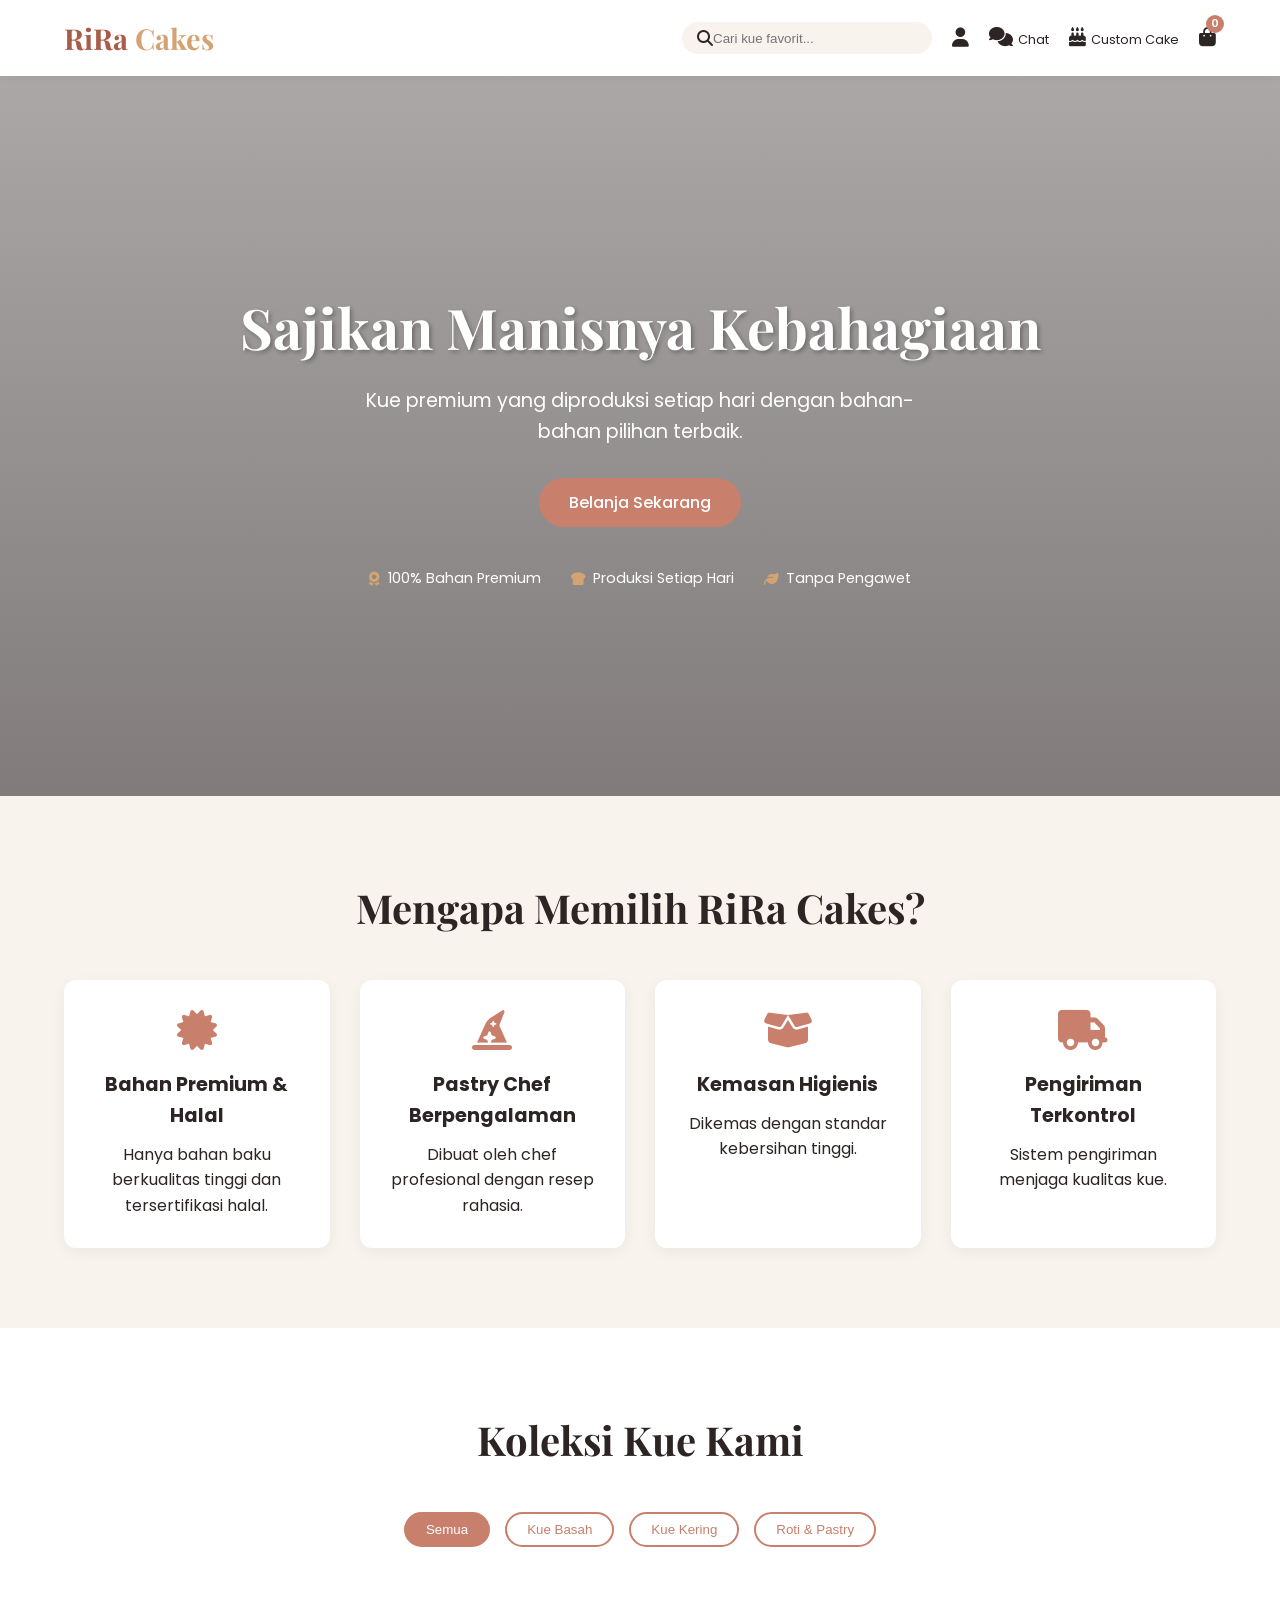
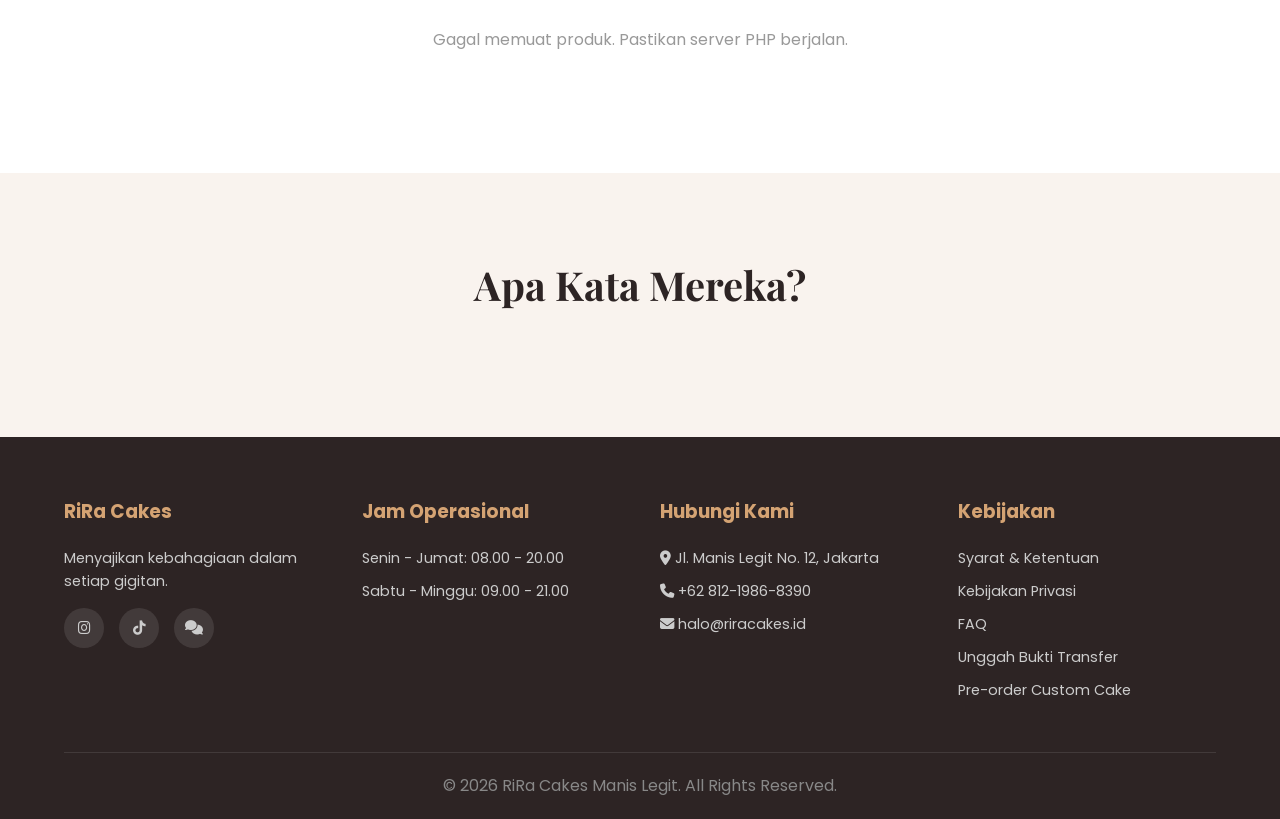
<file: index.html>
<!DOCTYPE html>
<html lang="id">
<head>
    <meta charset="UTF-8">
    <meta name="viewport" content="width=device-width, initial-scale=1.0">
    <title>RiRa Cakes Manis Legit - Sajikan Manisnya Kebahagiaan</title>
    <link rel="stylesheet" href="css/style.css">
    <link href="https://fonts.googleapis.com/css2?family=Playfair+Display:wght@600;700&family=Poppins:wght@300;400;500;600&display=swap" rel="stylesheet">
    <link rel="stylesheet" href="https://cdnjs.cloudflare.com/ajax/libs/font-awesome/6.4.0/css/all.min.css">
</head>
<body>

    <!-- HEADER -->
    <header>
        <a href="#" class="logo">RiRa <span>Cakes</span></a>
        <div class="nav-actions">
            <div class="search-bar">
                <i class="fas fa-search"></i>
                <input type="text" id="searchInput" placeholder="Cari kue favorit...">
            </div>
            <div class="icon-btn" id="profileBtn" title="Profil"><i class="fas fa-user"></i></div>
            <a class="icon-btn" id="ordersHistoryLink" href="orders.html" title="Riwayat transaksi" style="display:none;">
                <i class="fas fa-receipt"></i><span class="history-link-label">Riwayat</span>
            </a>
            <a class="icon-btn" href="chat.html" title="Chat dengan RiRa Cakes" data-chat-unread>
                <i class="fas fa-comments"></i><span class="history-link-label">Chat</span>
            </a>
            <a class="icon-btn" href="custom-cake.html" title="Custom cake pre-order">
                <i class="fas fa-birthday-cake"></i><span class="history-link-label">Custom Cake</span>
            </a>
            <div class="icon-btn" id="cartIcon" title="Keranjang">
                <i class="fas fa-shopping-bag"></i>
                <span class="cart-badge" id="cartCount">0</span>
            </div>
        </div>
    </header>

    <!-- HERO -->
    <section class="hero">
        <div class="hero-content">
            <h1>Sajikan Manisnya Kebahagiaan</h1>
            <p>Kue premium yang diproduksi setiap hari dengan bahan-bahan pilihan terbaik.</p>
            <a href="#catalog" class="btn btn-primary">Belanja Sekarang</a>
            <div class="trust-badges">
                <div class="badge-item"><i class="fas fa-award"></i> 100% Bahan Premium</div>
                <div class="badge-item"><i class="fas fa-bread-slice"></i> Produksi Setiap Hari</div>
                <div class="badge-item"><i class="fas fa-leaf"></i> Tanpa Pengawet</div>
            </div>
        </div>
    </section>

    <!-- WHY US -->
    <section class="why-us">
        <h2 class="section-title">Mengapa Memilih RiRa Cakes?</h2>
        <div class="features-grid">
            <div class="feature-card"><i class="fas fa-certificate"></i><h3>Bahan Premium & Halal</h3><p>Hanya bahan baku berkualitas tinggi dan tersertifikasi halal.</p></div>
            <div class="feature-card"><i class="fas fa-hat-wizard"></i><h3>Pastry Chef Berpengalaman</h3><p>Dibuat oleh chef profesional dengan resep rahasia.</p></div>
            <div class="feature-card"><i class="fas fa-box-open"></i><h3>Kemasan Higienis</h3><p>Dikemas dengan standar kebersihan tinggi.</p></div>
            <div class="feature-card"><i class="fas fa-truck"></i><h3>Pengiriman Terkontrol</h3><p>Sistem pengiriman menjaga kualitas kue.</p></div>
        </div>
    </section>

    <!-- CATALOG -->
    <section id="catalog">
        <h2 class="section-title">Koleksi Kue Kami</h2>
        <div class="filter-tabs">
            <button class="tab-btn active" data-filter="all">Semua</button>
            <button class="tab-btn" data-filter="basah">Kue Basah</button>
            <button class="tab-btn" data-filter="kering">Kue Kering</button>
            <button class="tab-btn" data-filter="roti">Roti & Pastry</button>
        </div>
        <div class="products-grid" id="productsGrid">
            <p class="loading">Memuat produk...</p>
        </div>
    </section>

    <!-- TESTIMONIALS -->
    <section class="testimonials">
        <h2 class="section-title">Apa Kata Mereka?</h2>
        <div class="testi-grid" id="testiGrid"></div>
    </section>

    <!-- FOOTER -->
    <footer>
        <div class="footer-grid">
            <div class="footer-col">
                <h3>RiRa Cakes</h3>
                <p>Menyajikan kebahagiaan dalam setiap gigitan.</p>
                <div class="social-links">
                    <a href="#"><i class="fab fa-instagram"></i></a>
                    <a href="#"><i class="fab fa-tiktok"></i></a>
                    <a href="chat.html" aria-label="Chat dengan RiRa Cakes"><i class="fas fa-comments"></i></a>
                </div>
            </div>
            <div class="footer-col">
                <h3>Jam Operasional</h3>
                <p>Senin - Jumat: 08.00 - 20.00</p>
                <p>Sabtu - Minggu: 09.00 - 21.00</p>
            </div>
            <div class="footer-col">
                <h3>Hubungi Kami</h3>
                <p><i class="fas fa-map-marker-alt"></i> Jl. Manis Legit No. 12, Jakarta</p>
                <p><i class="fas fa-phone"></i> +62 812-1986-8390</p>
                <p><i class="fas fa-envelope"></i> halo@riracakes.id</p>
            </div>
            <div class="footer-col">
                <h3>Kebijakan</h3>
                <a href="#">Syarat & Ketentuan</a>
                <a href="#">Kebijakan Privasi</a>
                <a href="#">FAQ</a>
                <a href="#" onclick="openProofModal(); return false;">Unggah Bukti Transfer</a>
                <a href="custom-cake.html">Pre-order Custom Cake</a>
            </div>
        </div>
        <div class="copyright">&copy; 2026 RiRa Cakes Manis Legit. All Rights Reserved.</div>
    </footer>

    <!-- OVERLAY & CART SIDEBAR -->
    <div class="overlay" id="overlay"></div>
    <div class="cart-sidebar" id="cartSidebar">
        <div class="cart-header">
            <h2>Keranjang Belanja</h2>
            <button class="close-btn" id="closeCart">&times;</button>
        </div>
        <div class="cart-items" id="cartItems"></div>
        <div class="cart-footer">
            <div class="cart-total"><span>Total:</span><span id="cartTotal">Rp 0</span></div>
            <button class="btn-checkout" id="btnCheckout">Lanjut ke Checkout</button>
        </div>
    </div>

    <!-- CHECKOUT MODAL -->
    <div class="modal" id="checkoutModal">
        <h2>Checkout Pesanan</h2>
        <form id="checkoutForm">
            <div class="form-group"><label>Nama Penerima</label><input type="text" id="coName" required></div>
            <div class="form-group"><label>Nomor Telepon</label><input type="tel" id="coPhone" required></div>
            <div class="form-group"><label>Email (opsional, untuk konfirmasi pesanan)</label><input type="email" id="coEmail" maxlength="150"></div>
            <div class="form-group"><label>Alamat Lengkap</label><textarea id="coAddress" rows="3" required></textarea></div>
            <div class="form-row">
                <div class="form-group">
                    <label>Metode Pengiriman</label>
                    <select id="coShipping" required>
                        <option value="instant">Instant (2-3 Jam) - Rp 25.000</option>
                        <option value="sameday">Same Day - Rp 18.000</option>
                        <option value="reguler">Reguler - Rp 12.000</option>
                    </select>
                </div>
                <div class="form-group">
                    <label>Metode Pembayaran</label>
                    <select id="coPayment" required>
                        <option value="qris">QRIS (GoPay, OVO, Dana)</option>
                        <option value="transfer">Transfer Bank</option>
                        <option value="cod">Bayar di Tempat (COD)</option>
                    </select>
                </div>
            </div>
            <div class="form-group"><label>Catatan</label><input type="text" id="coNotes" placeholder="Opsional"></div>
            <div class="form-group">
                <label for="voucherCode">Kode Promo</label>
                <div style="display:flex;gap:10px;">
                    <input type="text" id="voucherCode" maxlength="30" placeholder="Masukkan kode promo" autocomplete="off">
                    <button type="button" class="btn btn-primary" id="applyVoucherBtn" style="white-space:nowrap;">Pakai Kode</button>
                </div>
                <p id="voucherMessage" role="status" style="margin-top:6px;font-size:0.85rem;"></p>
            </div>
            <div class="order-summary">
                <div class="summary-row"><span>Subtotal</span><span id="summarySubtotal">Rp 0</span></div>
                <div class="summary-row" id="summaryDiscountRow" style="display:none;color:#26733b;"><span>Diskon Voucher</span><span id="summaryDiscount">-Rp 0</span></div>
                <div class="summary-row"><span>Ongkir</span><span id="summaryShipping">Rp 25.000</span></div>
                <div class="summary-row total"><span>Total</span><span id="summaryTotal">Rp 0</span></div>
            </div>
            <div style="display:flex;gap:10px;margin-top:10px;">
                <button type="button" id="checkoutCancel" class="btn" style="flex:1;background:#eee;color:#333;">Batal</button>
                <button type="submit" class="btn-checkout" style="flex:2;">Konfirmasi Pesanan</button>
            </div>
        </form>
    </div>

    <!-- SUCCESS MODAL -->
    <div class="modal" id="successModal" style="text-align: center;">
        <i class="fas fa-check-circle" style="font-size: 4rem; color: #4CAF50;"></i>
        <h2>Pesanan Berhasil!</h2>
        <p id="successMsg">Terima kasih telah berbelanja.</p>
        <button class="btn btn-primary" onclick="closeAllModals()">OK</button>
    </div>

    <!-- PAYMENT INSTRUCTION MODAL -->
<div class="modal" id="paymentModal" style="max-width: 500px;">
    <h2 id="paymentTitle">Instruksi Pembayaran</h2>
    <div id="paymentContent"></div>
    <div id="paymentProofPrompt" style="display:none;margin:15px 0;">
        <p>Setelah melakukan transfer, unggah bukti pembayaran untuk pesanan ini.</p>
        <button class="btn btn-primary" type="button" style="width:100%;margin-top:10px;" onclick="openProofModal()">
            <i class="fas fa-upload"></i> Unggah Bukti Transfer
        </button>
    </div>
    <a id="orderChatLink" class="btn btn-primary" href="chat.html" style="display:none;width:100%;text-align:center;margin:15px 0;">
        <i class="fas fa-comments"></i> Lanjutkan percakapan di Chat
    </a>
    <div style="background: #fff3cd; padding: 15px; border-radius: 8px; margin: 15px 0; font-size: 0.9rem;">
        <i class="fas fa-info-circle"></i> Silakan lakukan pembayaran dalam <strong>24 jam</strong>. 
        Pesanan akan otomatis dibatalkan jika tidak dibayar.
    </div>
    <button class="btn btn-primary" style="width:100%;" onclick="closeAllModals()">Saya Mengerti</button>
</div>

<div class="modal" id="proofModal" style="max-width:500px;">
    <h2>Unggah Bukti Transfer</h2>
    <p style="margin-bottom:15px;color:#6B5B5B;">Masukkan kode pesanan dan nomor telepon yang digunakan saat checkout.</p>
    <form id="proofForm">
        <div class="form-group">
            <label for="proofOrderCode">Kode Pesanan</label>
            <input type="text" id="proofOrderCode" required maxlength="20" placeholder="Contoh: RC20260927ABCDE">
        </div>
        <div class="form-group">
            <label for="proofPhone">Nomor Telepon Customer</label>
            <input type="tel" id="proofPhone" required maxlength="20" autocomplete="tel">
        </div>
        <div class="form-group">
            <label for="proofImage">Foto bukti transfer (JPG, PNG, WEBP; maks. 5 MB)</label>
            <input type="file" id="proofImage" accept="image/jpeg,image/png,image/webp" required>
        </div>
        <p id="proofMessage" role="status" style="margin-bottom:12px;"></p>
        <div style="display:flex;gap:10px;">
            <button class="btn" type="button" style="background:#eee;flex:1;" onclick="closeProofModal()">Batal</button>
            <button class="btn btn-primary" id="proofSubmit" type="submit" style="flex:1;">Kirim Bukti</button>
        </div>
    </form>
</div>

<div class="modal" id="reviewModal" style="max-width:650px;">
    <h2 id="reviewProductTitle">Rating &amp; Review Produk</h2>
    <p id="reviewEligibilityMessage" class="review-eligibility-message" role="status"></p>
    <div id="publicReviews" class="public-reviews"></div>
    <form id="reviewForm" style="display:none;">
        <h3>Tulis ulasan Anda</h3>
        <div class="form-group">
            <label for="reviewRating">Rating</label>
            <select id="reviewRating" required>
                <option value="5">5 - Sangat puas</option>
                <option value="4">4 - Puas</option>
                <option value="3">3 - Cukup</option>
                <option value="2">2 - Kurang puas</option>
                <option value="1">1 - Tidak puas</option>
            </select>
        </div>
        <div class="form-group">
            <label for="reviewText">Ulasan (10-2000 karakter)</label>
            <textarea id="reviewText" minlength="10" maxlength="2000" rows="4" required></textarea>
        </div>
        <p id="reviewSubmitMessage" role="status"></p>
        <button class="btn btn-primary" id="submitReview" type="submit">Kirim untuk Ditinjau</button>
    </form>
    <button class="btn" type="button" onclick="document.getElementById('reviewModal').classList.remove('active')" style="background:#eee;margin-top:15px;">Tutup</button>
</div>

<script src="js/script.js"></script>
<script src="js/chat-unread.js" data-api="api/chat.php"></script>
</body>
</html>
</file>
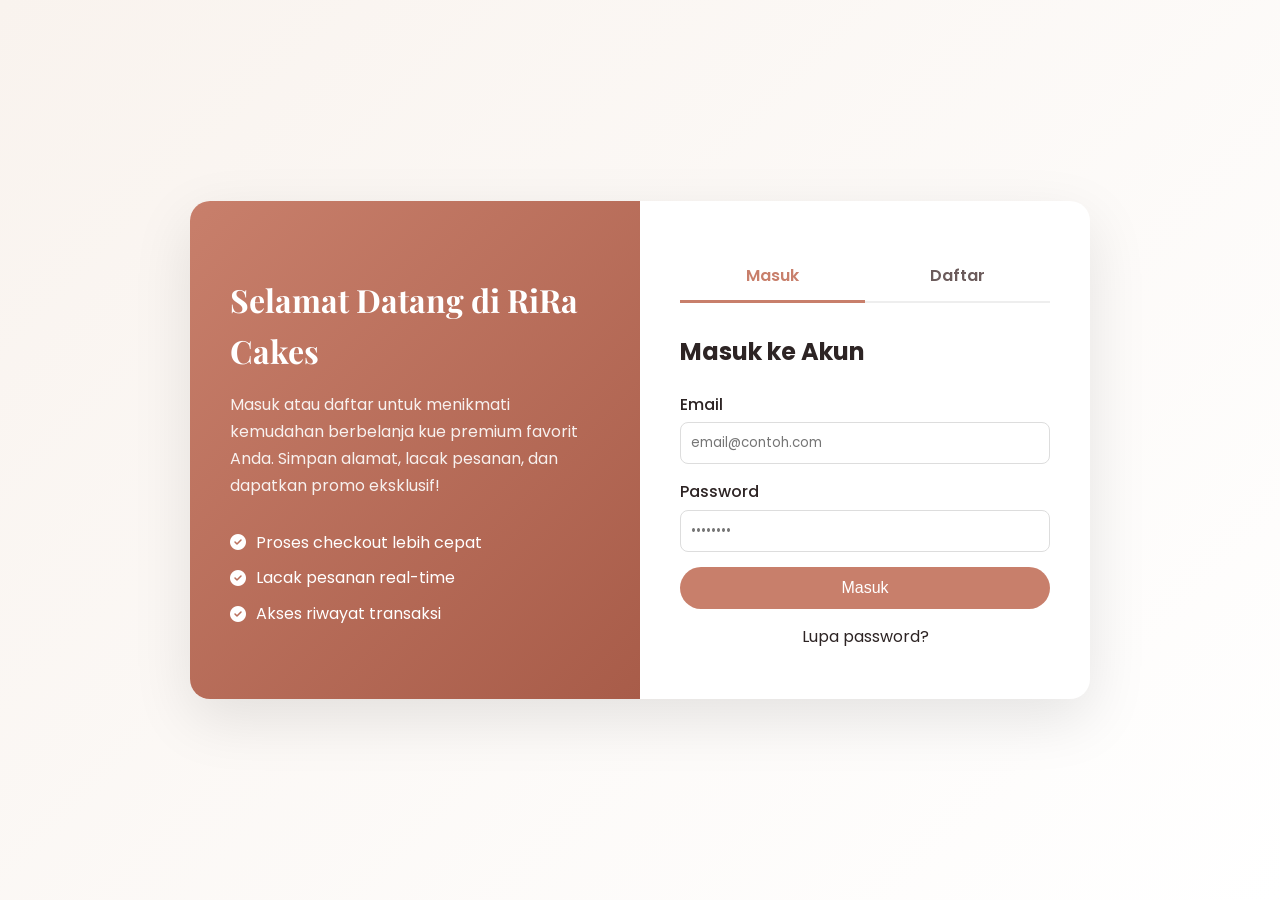
<file: admin/index.html>
<!DOCTYPE html>
<html lang="id">
<head>
    <meta charset="UTF-8">
    <title>Admin Dashboard - RiRa Cakes</title>
    <link rel="stylesheet" href="../css/admin.css">
    <link href="https://fonts.googleapis.com/css2?family=Playfair+Display:wght@600;700&family=Poppins:wght@300;400;500;600;700&display=swap" rel="stylesheet">
    <link rel="stylesheet" href="https://cdnjs.cloudflare.com/ajax/libs/font-awesome/6.4.0/css/all.min.css">
</head>
<body>
    <div class="admin-wrapper">
        <!-- SIDEBAR -->
        <aside class="sidebar">
            <div class="sidebar-logo">RiRa <span>Cakes</span></div>
            <ul class="sidebar-menu">
                <li><a href="index.html" class="active"><i class="fas fa-chart-line"></i> Dashboard</a></li>
                <li><a href="products.html"><i class="fas fa-box"></i> Produk</a></li>
                <li><a href="orders.html"><i class="fas fa-shopping-bag"></i> Pesanan</a></li>
                <li><a href="chat.html" data-chat-unread><i class="fas fa-comments"></i> Chat Customer</a></li>
                <li><a href="vouchers.html"><i class="fas fa-ticket-alt"></i> Voucher</a></li>
                <li><a href="custom-cakes.html"><i class="fas fa-birthday-cake"></i> Custom Cake</a></li>
                <li><a href="reviews.html"><i class="fas fa-star"></i> Ulasan</a></li>
                <li><a href="../index.html" target="_blank"><i class="fas fa-globe"></i> Lihat Website</a></li>
            </ul>
        </aside>

        <!-- MAIN -->
        <main class="main-content">
            <div class="topbar">
                <h1>Dashboard</h1>
                <div class="user-info">
                    <div class="user-avatar" id="userAvatar">A</div>
                    <div>
                        <div style="font-weight: 600;" id="userName">Admin</div>
                        <div style="font-size: 0.8rem; color: #888;">Administrator</div>
                    </div>
                    <button class="btn-logout" onclick="logout()"><i class="fas fa-sign-out-alt"></i> Logout</button>
                </div>
            </div>

            <!-- STATS -->
            <div class="stats-grid" id="statsGrid">
                <div class="stat-card">
                    <div class="stat-info">
                        <h3>Total Pendapatan</h3>
                        <div class="value" id="statRevenue">Rp 0</div>
                    </div>
                    <div class="stat-icon green"><i class="fas fa-money-bill-wave"></i></div>
                </div>
                <div class="stat-card">
                    <div class="stat-info">
                        <h3>Total Pesanan</h3>
                        <div class="value" id="statOrders">0</div>
                    </div>
                    <div class="stat-icon blue"><i class="fas fa-shopping-bag"></i></div>
                </div>
                <div class="stat-card">
                    <div class="stat-info">
                        <h3>Pesanan Hari Ini</h3>
                        <div class="value" id="statToday">0</div>
                    </div>
                    <div class="stat-icon orange"><i class="fas fa-calendar-day"></i></div>
                </div>
                <div class="stat-card">
                    <div class="stat-info">
                        <h3>Menunggu Pembayaran</h3>
                        <div class="value" id="statPending">0</div>
                    </div>
                    <div class="stat-icon red"><i class="fas fa-clock"></i></div>
                </div>
            </div>

            <!-- RECENT ORDERS -->
            <div class="card">
                <div class="card-header">
                    <h2>Pesanan Terbaru</h2>
                    <a href="orders.html" class="btn btn-sm btn-primary">Lihat Semua</a>
                </div>
                <table>
                    <thead>
                        <tr>
                            <th>Kode</th>
                            <th>Customer</th>
                            <th>Total</th>
                            <th>Status</th>
                            <th>Tanggal</th>
                        </tr>
                    </thead>
                    <tbody id="recentOrdersTable"></tbody>
                </table>
            </div>

            <!-- TOP PRODUCTS -->
            <div class="card">
                <div class="card-header">
                    <h2>Produk Terlaris</h2>
                </div>
                <table>
                    <thead>
                        <tr><th>Produk</th><th>Terjual</th><th>Stok</th></tr>
                    </thead>
                    <tbody id="topProductsTable"></tbody>
                </table>
            </div>
        </main>
    </div>

    <script>
        const API = '../api';
        const formatRupiah = (n) => new Intl.NumberFormat('id-ID', { style: 'currency', currency: 'IDR', minimumFractionDigits: 0 }).format(n);

        // Check admin access
        async function checkAccess() {
            try {
                const res = await fetch(`${API}/auth.php?action=check`, { credentials: 'include' });
                const result = await res.json();
                if (!result.logged_in || result.user.role !== 'admin') {
                    alert('Akses ditolak. Silakan login sebagai admin.');
                    window.location.href = '../login.html';
                    return false;
                }
                document.getElementById('userName').textContent = result.user.name;
                document.getElementById('userAvatar').textContent = result.user.name.charAt(0).toUpperCase();
                return true;
            } catch (e) {
                window.location.href = '../login.html';
            }
        }

        async function loadDashboard() {
            try {
                const res = await fetch(`${API}/admin/stats.php`, { credentials: 'include' });
                const result = await res.json();
                if (!result.success) throw new Error(result.message);

                const d = result.data;
                document.getElementById('statRevenue').textContent = formatRupiah(d.revenue);
                document.getElementById('statOrders').textContent = d.total_orders;
                document.getElementById('statToday').textContent = d.orders_today;
                document.getElementById('statPending').textContent = d.pending_orders;

                // Recent orders
                document.getElementById('recentOrdersTable').innerHTML = d.recent_orders.map(o => `
                    <tr>
                        <td><strong>#${o.order_code}</strong></td>
                        <td>${o.recipient_name}</td>
                        <td>${formatRupiah(o.total_amount)}</td>
                        <td><span class="badge badge-${o.status}">${o.status}</span></td>
                        <td>${new Date(o.created_at).toLocaleDateString('id-ID')}</td>
                    </tr>
                `).join('') || '<tr><td colspan="5" style="text-align:center;color:#999;">Belum ada pesanan</td></tr>';

                // Top products
                document.getElementById('topProductsTable').innerHTML = d.top_products.map(p => `
                    <tr>
                        <td><strong>${p.name}</strong></td>
                        <td>${p.sold_count} pcs</td>
                        <td>${p.stock < 10 ? `<span style="color:red;">${p.stock} (Low!)</span>` : p.stock + ' pcs'}</td>
                    </tr>
                `).join('');
            } catch (e) {
                alert('Error: ' + e.message);
            }
        }

        async function logout() {
            await fetch(`${API}/auth.php?action=logout`, { credentials: 'include' });
            localStorage.removeItem('user');
            window.location.href = '../login.html';
        }

        // Init
        (async () => {
            if (await checkAccess()) {
                loadDashboard();
            }
        })();
    </script>
    <script src="../js/chat-unread.js" data-api="../api/chat.php"></script>
</body>
</html>
</file>
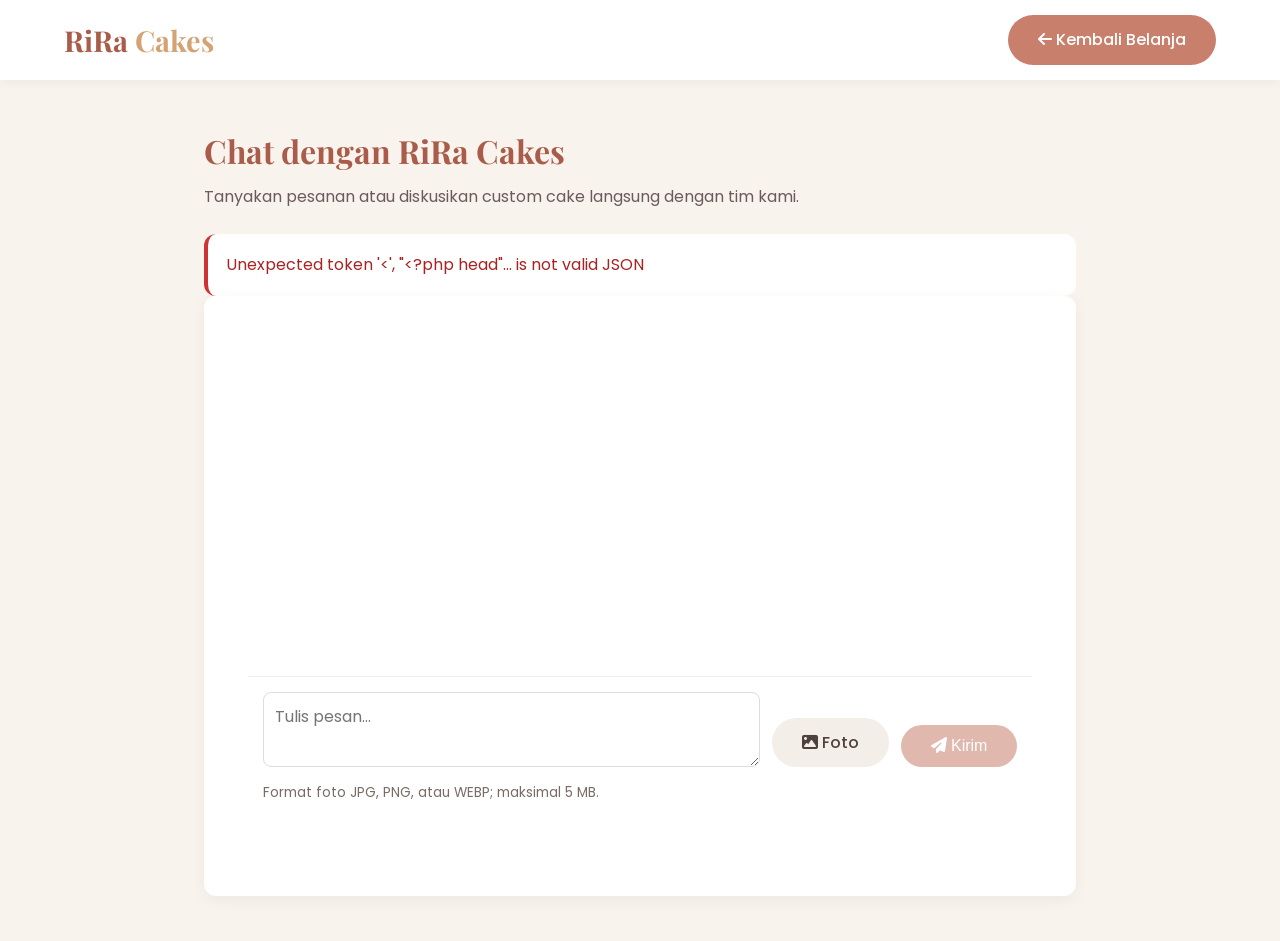
<file: chat.html>
<!DOCTYPE html>
<html lang="id">
<head>
    <meta charset="UTF-8">
    <meta name="viewport" content="width=device-width, initial-scale=1.0">
    <title>Chat dengan RiRa Cakes</title>
    <link rel="stylesheet" href="css/style.css">
    <link rel="stylesheet" href="css/chat.css">
    <link href="https://fonts.googleapis.com/css2?family=Playfair+Display:wght@600;700&family=Poppins:wght@300;400;500;600&display=swap" rel="stylesheet">
    <link rel="stylesheet" href="https://cdnjs.cloudflare.com/ajax/libs/font-awesome/6.4.0/css/all.min.css">
</head>
<body class="customer-orders-page">
    <header>
        <a href="index.html" class="logo">RiRa <span>Cakes</span></a>
        <a href="index.html" class="btn btn-primary"><i class="fas fa-arrow-left"></i> Kembali Belanja</a>
    </header>
    <main class="chat-page" data-api="api/chat.php" data-auth-api="api/auth.php" data-role="customer">
        <h1>Chat dengan RiRa Cakes</h1>
        <p class="orders-description">Tanyakan pesanan atau diskusikan custom cake langsung dengan tim kami.</p>
        <div id="chatNotice" class="orders-message" role="status">Memuat percakapan...</div>
        <section class="chat-panel" aria-label="Percakapan dengan RiRa Cakes">
            <div id="chatMessages" class="chat-messages" aria-live="polite"></div>
            <form id="chatForm" class="chat-compose">
                <label class="visually-hidden" for="chatInput">Tulis pesan</label>
                <textarea id="chatInput" maxlength="2000" rows="2" placeholder="Tulis pesan..."></textarea>
                <label class="chat-attach-button btn" for="chatImage"><i class="fas fa-image"></i> Foto</label>
                <input id="chatImage" class="visually-hidden" type="file" accept="image/jpeg,image/png,image/webp">
                <button type="submit" class="btn btn-primary" disabled><i class="fas fa-paper-plane"></i> Kirim</button>
            </form>
            <p id="chatImageStatus" class="chat-image-status" aria-live="polite">Format foto JPG, PNG, atau WEBP; maksimal 5 MB.</p>
        </section>
    </main>
    <script src="js/chat.js"></script>
</body>
</html>
</file>
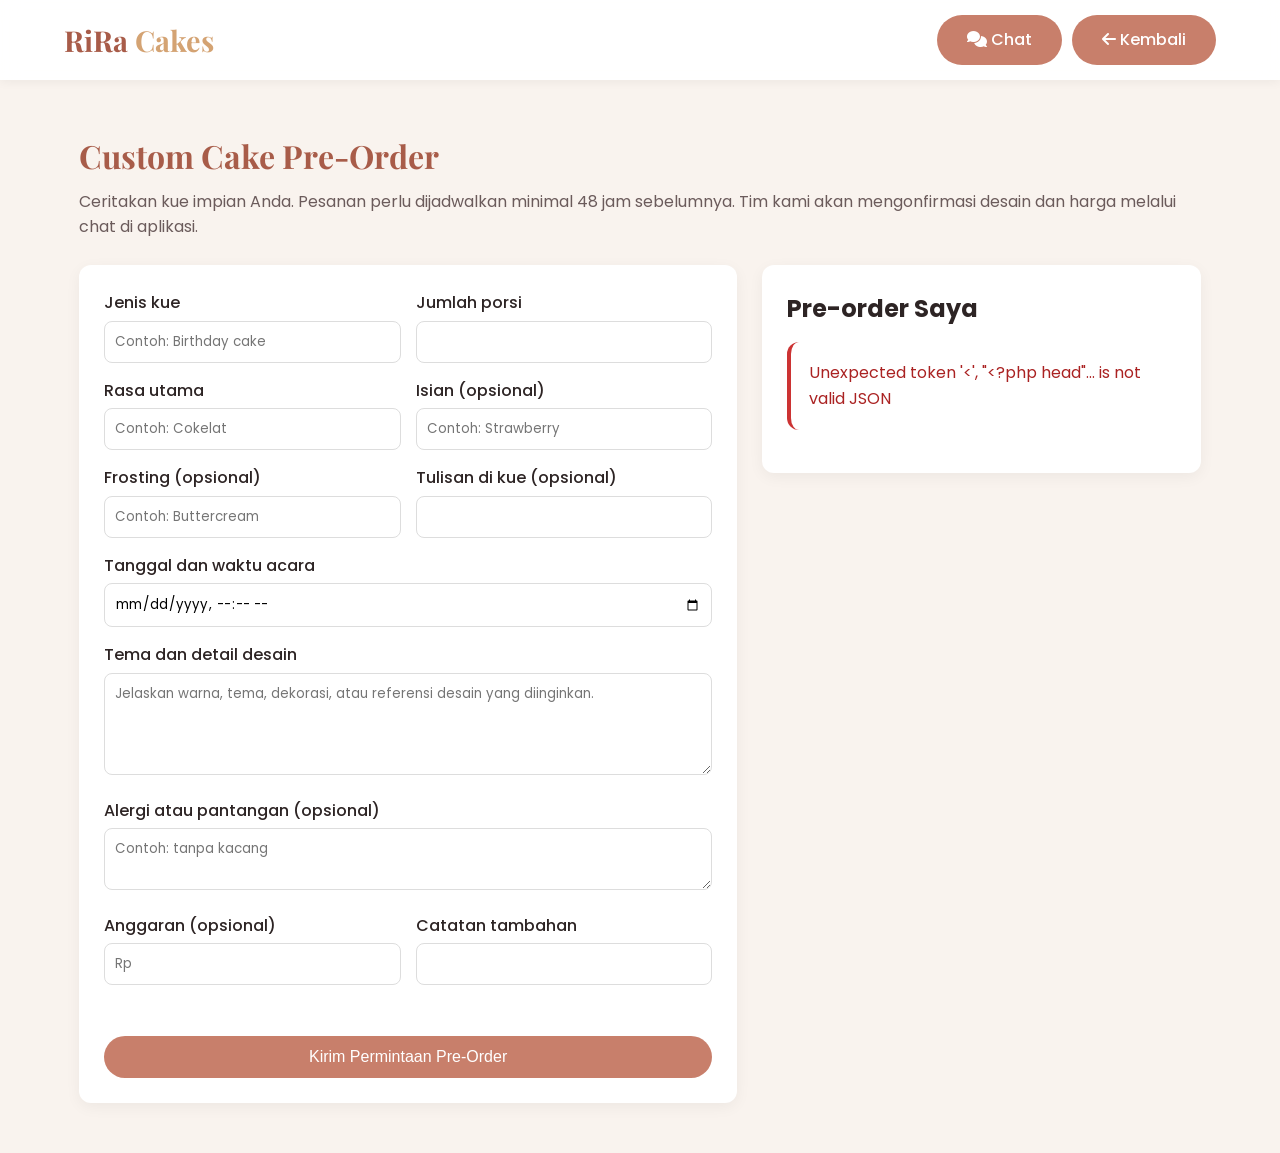
<file: custom-cake.html>
<!DOCTYPE html>
<html lang="id">
<head>
    <meta charset="UTF-8">
    <meta name="viewport" content="width=device-width, initial-scale=1.0">
    <title>Custom Cake Pre-Order - RiRa Cakes</title>
    <link rel="stylesheet" href="css/style.css">
    <link href="https://fonts.googleapis.com/css2?family=Playfair+Display:wght@600;700&family=Poppins:wght@300;400;500;600&display=swap" rel="stylesheet">
    <link rel="stylesheet" href="https://cdnjs.cloudflare.com/ajax/libs/font-awesome/6.4.0/css/all.min.css">
</head>
<body class="customer-orders-page">
    <header>
        <a href="index.html" class="logo">RiRa <span>Cakes</span></a>
        <div class="orders-header-actions">
            <a href="chat.html" class="btn btn-primary" data-chat-unread><i class="fas fa-comments"></i> Chat</a>
            <a href="index.html" class="btn btn-primary"><i class="fas fa-arrow-left"></i> Kembali</a>
        </div>
    </header>
    <main class="customer-orders custom-cake-page">
        <h1>Custom Cake Pre-Order</h1>
        <p class="orders-description">Ceritakan kue impian Anda. Pesanan perlu dijadwalkan minimal 48 jam sebelumnya. Tim kami akan mengonfirmasi desain dan harga melalui chat di aplikasi.</p>
        <div class="custom-cake-layout">
            <form id="customCakeForm" class="custom-cake-form">
                <div class="form-row">
                    <div class="form-group">
                        <label for="cakeType">Jenis kue</label>
                        <input id="cakeType" name="cake_type" maxlength="100" required placeholder="Contoh: Birthday cake">
                    </div>
                    <div class="form-group">
                        <label for="servings">Jumlah porsi</label>
                        <input id="servings" name="servings" type="number" min="1" max="200" required>
                    </div>
                </div>
                <div class="form-row">
                    <div class="form-group">
                        <label for="flavor">Rasa utama</label>
                        <input id="flavor" name="flavor" maxlength="100" required placeholder="Contoh: Cokelat">
                    </div>
                    <div class="form-group">
                        <label for="filling">Isian (opsional)</label>
                        <input id="filling" name="filling" maxlength="100" placeholder="Contoh: Strawberry">
                    </div>
                </div>
                <div class="form-row">
                    <div class="form-group">
                        <label for="frosting">Frosting (opsional)</label>
                        <input id="frosting" name="frosting" maxlength="100" placeholder="Contoh: Buttercream">
                    </div>
                    <div class="form-group">
                        <label for="cakeMessage">Tulisan di kue (opsional)</label>
                        <input id="cakeMessage" name="cake_message" maxlength="100">
                    </div>
                </div>
                <div class="form-group">
                    <label for="eventAt">Tanggal dan waktu acara</label>
                    <input id="eventAt" name="event_at" type="datetime-local" required>
                </div>
                <div class="form-group">
                    <label for="designDescription">Tema dan detail desain</label>
                    <textarea id="designDescription" name="design_description" rows="4" minlength="10" maxlength="3000" required placeholder="Jelaskan warna, tema, dekorasi, atau referensi desain yang diinginkan."></textarea>
                </div>
                <div class="form-group">
                    <label for="allergies">Alergi atau pantangan (opsional)</label>
                    <textarea id="allergies" name="allergies" rows="2" maxlength="1000" placeholder="Contoh: tanpa kacang"></textarea>
                </div>
                <div class="form-row">
                    <div class="form-group">
                        <label for="budget">Anggaran (opsional)</label>
                        <input id="budget" name="budget" type="number" min="0" step="1000" placeholder="Rp">
                    </div>
                    <div class="form-group">
                        <label for="customerNotes">Catatan tambahan</label>
                        <input id="customerNotes" name="customer_notes" maxlength="1000">
                    </div>
                </div>
                <p id="customCakeMessage" role="status" class="orders-message"></p>
                <a id="customCakeChatLink" class="btn btn-primary" href="chat.html" style="display:none;margin:0 0 16px;">
                    <i class="fas fa-comments"></i> Lanjutkan di Chat
                </a>
                <button type="submit" id="customCakeSubmit" class="btn btn-primary">Kirim Permintaan Pre-Order</button>
            </form>
            <section class="custom-cake-history">
                <h2>Pre-order Saya</h2>
                <p id="customCakeHistoryMessage" role="status" class="orders-message">Memuat pre-order...</p>
                <div id="customCakeHistoryList" class="customer-orders-list"></div>
            </section>
        </div>
    </main>
    <script src="js/custom-cake.js"></script>
    <script src="js/chat-unread.js" data-api="api/chat.php"></script>
</body>
</html>
</file>
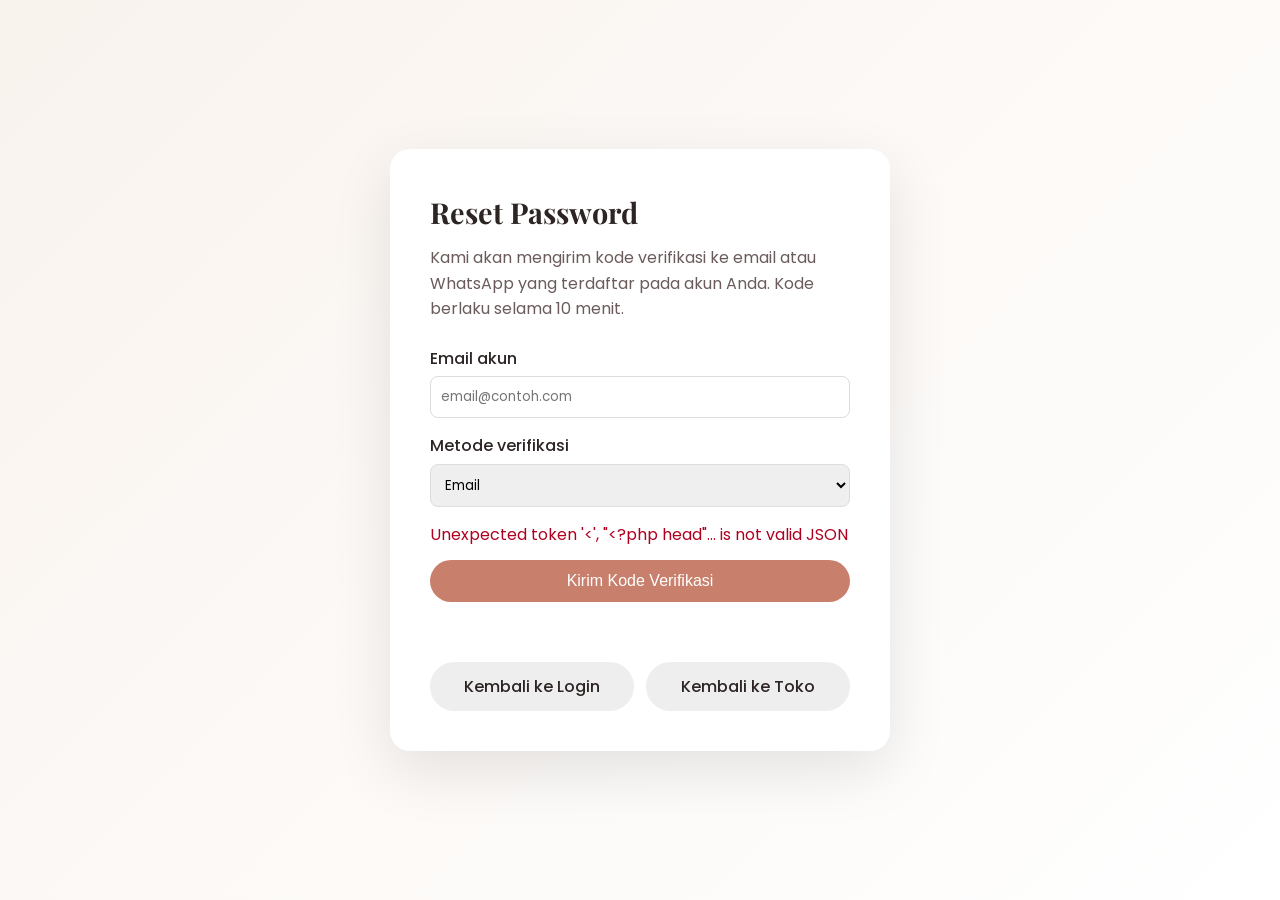
<file: forgot-password.html>
<!DOCTYPE html>
<html lang="id">
<head>
    <meta charset="UTF-8">
    <meta name="viewport" content="width=device-width, initial-scale=1.0">
    <title>Reset Password - RiRa Cakes</title>
    <link rel="stylesheet" href="css/style.css">
    <link href="https://fonts.googleapis.com/css2?family=Playfair+Display:wght@600;700&family=Poppins:wght@300;400;500;600&display=swap" rel="stylesheet">
    <style>
        .reset-wrapper { min-height:100vh; display:flex; align-items:center; justify-content:center; padding:20px; background:linear-gradient(135deg,var(--secondary),#fff); }
        .reset-card { width:100%; max-width:500px; padding:40px; background:#fff; border-radius:20px; box-shadow:0 20px 60px rgba(0,0,0,.1); }
        .reset-card h1 { margin-bottom:10px; font-size:1.8rem; }
        .reset-card > p { margin-bottom:24px; color:var(--text-light); }
        .reset-message { min-height:24px; margin:12px 0; }
        .reset-message.error { color:#b00020; }
        .reset-message.success { color:#26733b; }
        .reset-actions { display:flex; align-items:center; gap:12px; margin-top:18px; }
        .reset-actions .btn { flex:1; text-align:center; }
        @media(max-width:500px) { .reset-card { padding:28px 22px; } .reset-actions { flex-direction:column; align-items:stretch; } }
    </style>
</head>
<body>
    <main class="reset-wrapper">
        <section class="reset-card">
            <h1>Reset Password</h1>
            <p>Kami akan mengirim kode verifikasi ke email atau WhatsApp yang terdaftar pada akun Anda. Kode berlaku selama 10 menit.</p>

            <form id="requestResetForm">
                <div class="form-group">
                    <label for="resetEmail">Email akun</label>
                    <input id="resetEmail" name="email" type="email" autocomplete="email" required maxlength="100" placeholder="email@contoh.com">
                </div>
                <div class="form-group">
                    <label for="resetChannel">Metode verifikasi</label>
                    <select id="resetChannel" name="channel" required>
                        <option value="email">Email</option>
                        <option value="whatsapp">WhatsApp</option>
                    </select>
                </div>
                <p id="channelSetupMessage" class="reset-message" role="status"></p>
                <button id="requestResetButton" type="submit" class="btn btn-primary" style="width:100%;">Kirim Kode Verifikasi</button>
            </form>

            <form id="completeResetForm" style="display:none;">
                <div class="form-group">
                    <label for="resetCode">Kode verifikasi 6 digit</label>
                    <input id="resetCode" name="code" type="text" inputmode="numeric" autocomplete="one-time-code" pattern="[0-9]{6}" minlength="6" maxlength="6" required>
                </div>
                <div class="form-group">
                    <label for="newPassword">Password baru</label>
                    <input id="newPassword" name="password" type="password" autocomplete="new-password" minlength="8" maxlength="200" required>
                </div>
                <button id="completeResetButton" type="submit" class="btn btn-primary" style="width:100%;">Simpan Password Baru</button>
            </form>
            <p id="resetMessage" class="reset-message" role="status" aria-live="polite"></p>
            <div class="reset-actions">
                <a href="login.html" class="btn" style="background:#eee;">Kembali ke Login</a>
                <a href="index.html" class="btn" style="background:#eee;">Kembali ke Toko</a>
            </div>
        </section>
    </main>
    <script src="js/password-reset.js"></script>
</body>
</html>
</file>
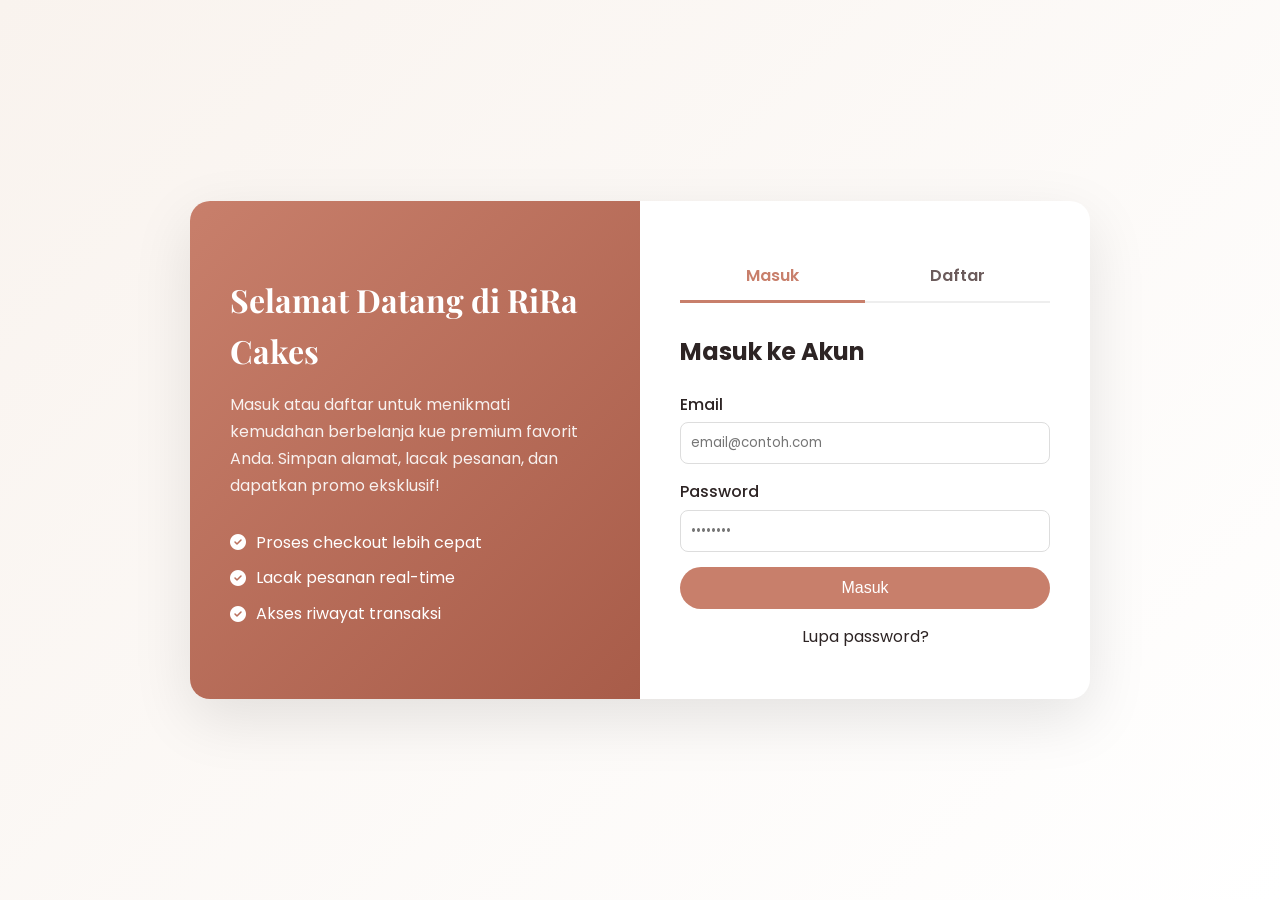
<file: login.html>
<!DOCTYPE html>
<html lang="id">
<head>
    <meta charset="UTF-8">
    <meta name="viewport" content="width=device-width, initial-scale=1.0">
    <title>Masuk - RiRa Cakes</title>
    <link rel="stylesheet" href="css/style.css">
    <link href="https://fonts.googleapis.com/css2?family=Playfair+Display:wght@600;700&family=Poppins:wght@300;400;500;600&display=swap" rel="stylesheet">
    <link rel="stylesheet" href="https://cdnjs.cloudflare.com/ajax/libs/font-awesome/6.4.0/css/all.min.css">
    <style>
        .auth-wrapper {
            min-height: 100vh;
            display: flex;
            align-items: center;
            justify-content: center;
            background: linear-gradient(135deg, var(--secondary) 0%, #fff 100%);
            padding: 20px;
        }
        .auth-card {
            background: white;
            border-radius: 20px;
            box-shadow: 0 20px 60px rgba(0,0,0,0.1);
            overflow: hidden;
            width: 100%;
            max-width: 900px;
            display: grid;
            grid-template-columns: 1fr 1fr;
        }
        .auth-side {
            background: linear-gradient(135deg, var(--primary) 0%, var(--primary-dark) 100%);
            color: white;
            padding: 50px 40px;
            display: flex;
            flex-direction: column;
            justify-content: center;
        }
        .auth-side h2 { font-size: 2rem; margin-bottom: 15px; }
        .auth-side p { opacity: 0.9; line-height: 1.7; }
        .auth-form { padding: 50px 40px; }
        .auth-tabs { display: flex; margin-bottom: 30px; border-bottom: 2px solid #eee; }
        .auth-tab {
            flex: 1; padding: 12px; text-align: center; cursor: pointer;
            font-weight: 600; color: var(--text-light); border-bottom: 3px solid transparent;
            margin-bottom: -2px; transition: all 0.3s;
        }
        .auth-tab.active { color: var(--primary); border-bottom-color: var(--primary); }
        .auth-form h2 { font-family: 'Poppins', sans-serif; font-size: 1.5rem; margin-bottom: 20px; }
        .alert { padding: 12px; border-radius: 8px; margin-bottom: 15px; font-size: 0.9rem; display: none; }
        .alert.error { background: #fee; color: #c33; border: 1px solid #fcc; }
        .alert.success { background: #efe; color: #3c3; border: 1px solid #cfc; }
        @media (max-width: 768px) {
            .auth-card { grid-template-columns: 1fr; }
            .auth-side { display: none; }
        }
    </style>
</head>
<body>
    <div class="auth-wrapper">
        <div class="auth-card">
            <div class="auth-side">
                <h2>Selamat Datang di RiRa Cakes</h2>
                <p>Masuk atau daftar untuk menikmati kemudahan berbelanja kue premium favorit Anda. Simpan alamat, lacak pesanan, dan dapatkan promo eksklusif!</p>
                <div style="margin-top: 30px;">
                    <div style="display: flex; align-items: center; gap: 10px; margin-bottom: 10px;">
                        <i class="fas fa-check-circle"></i> <span>Proses checkout lebih cepat</span>
                    </div>
                    <div style="display: flex; align-items: center; gap: 10px; margin-bottom: 10px;">
                        <i class="fas fa-check-circle"></i> <span>Lacak pesanan real-time</span>
                    </div>
                    <div style="display: flex; align-items: center; gap: 10px;">
                        <i class="fas fa-check-circle"></i> <span>Akses riwayat transaksi</span>
                    </div>
                </div>
            </div>
            <div class="auth-form">
                <div class="auth-tabs">
                    <div class="auth-tab active" data-tab="login">Masuk</div>
                    <div class="auth-tab" data-tab="register">Daftar</div>
                </div>

                <div class="alert error" id="authError"></div>
                <div class="alert success" id="authSuccess"></div>

                <!-- LOGIN FORM -->
                <form id="loginForm">
                    <h2>Masuk ke Akun</h2>
                    <div class="form-group">
                        <label>Email</label>
                        <input type="email" name="email" required placeholder="email@contoh.com">
                    </div>
                    <div class="form-group">
                        <label>Password</label>
                        <input type="password" name="password" required placeholder="••••••••">
                    </div>
                    <button type="submit" class="btn btn-primary" style="width: 100%; padding: 12px;">Masuk</button>
                    <p style="text-align:center;margin-top:15px;"><a href="forgot-password.html">Lupa password?</a></p>
                    <!-- <p style="text-align: center; margin-top: 20px; font-size: 0.85rem; color: var(--text-light);">
                        <strong>Demo Admin:</strong> admin@riracakes.id / admin123<br>
                        <strong>Demo Customer:</strong> customer@test.com / customer123
                    </p> -->
                </form>

                <!-- REGISTER FORM -->
                <form id="registerForm" style="display: none;">
                    <h2>Buat Akun Baru</h2>
                    <div class="form-group">
                        <label>Nama Lengkap</label>
                        <input type="text" name="name" required placeholder="Nama Anda">
                    </div>
                    <div class="form-group">
                        <label>Email</label>
                        <input type="email" name="email" required placeholder="email@contoh.com">
                    </div>
                    <div class="form-group">
                        <label>No. WhatsApp</label>
                        <input type="tel" name="phone" required placeholder="08xxxxxxxxxx">
                    </div>
                    <div class="form-group">
                        <label>Password</label>
                        <input type="password" name="password" required placeholder="Min. 6 karakter">
                    </div>
                    <button type="submit" class="btn btn-primary" style="width: 100%; padding: 12px;">Daftar Sekarang</button>
                </form>
            </div>
        </div>
    </div>
    <script src="js/auth.js"></script>
</body>
</html>
</file>
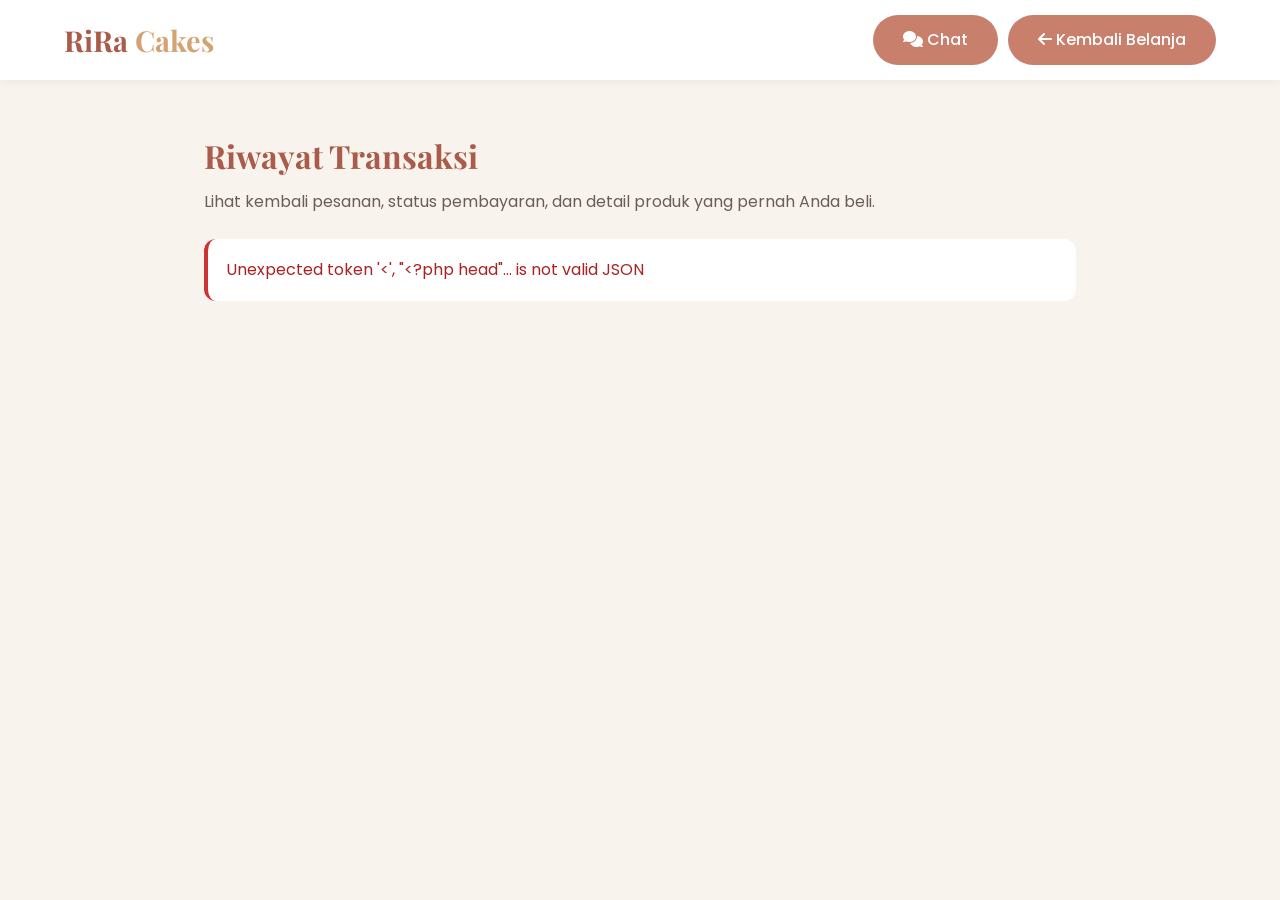
<file: orders.html>
<!DOCTYPE html>
<html lang="id">
<head>
    <meta charset="UTF-8">
    <meta name="viewport" content="width=device-width, initial-scale=1.0">
    <title>Riwayat Transaksi - RiRa Cakes</title>
    <link rel="stylesheet" href="css/style.css">
    <link href="https://fonts.googleapis.com/css2?family=Playfair+Display:wght@600;700&family=Poppins:wght@300;400;500;600&display=swap" rel="stylesheet">
    <link rel="stylesheet" href="https://cdnjs.cloudflare.com/ajax/libs/font-awesome/6.4.0/css/all.min.css">
</head>
<body class="customer-orders-page">
    <header>
        <a href="index.html" class="logo">RiRa <span>Cakes</span></a>
        <div class="orders-header-actions">
            <a href="chat.html" class="btn btn-primary" data-chat-unread><i class="fas fa-comments"></i> Chat</a>
            <a href="index.html" class="btn btn-primary"><i class="fas fa-arrow-left"></i> Kembali Belanja</a>
        </div>
    </header>
    <main class="customer-orders">
        <h1>Riwayat Transaksi</h1>
        <p class="orders-description">Lihat kembali pesanan, status pembayaran, dan detail produk yang pernah Anda beli.</p>
        <div id="ordersMessage" class="orders-message" role="status">Memuat riwayat transaksi...</div>
        <div id="ordersList" class="customer-orders-list"></div>
    </main>
    <script src="js/customer-orders.js"></script>
    <script src="js/chat-unread.js" data-api="api/chat.php"></script>
</body>
</html>
</file>
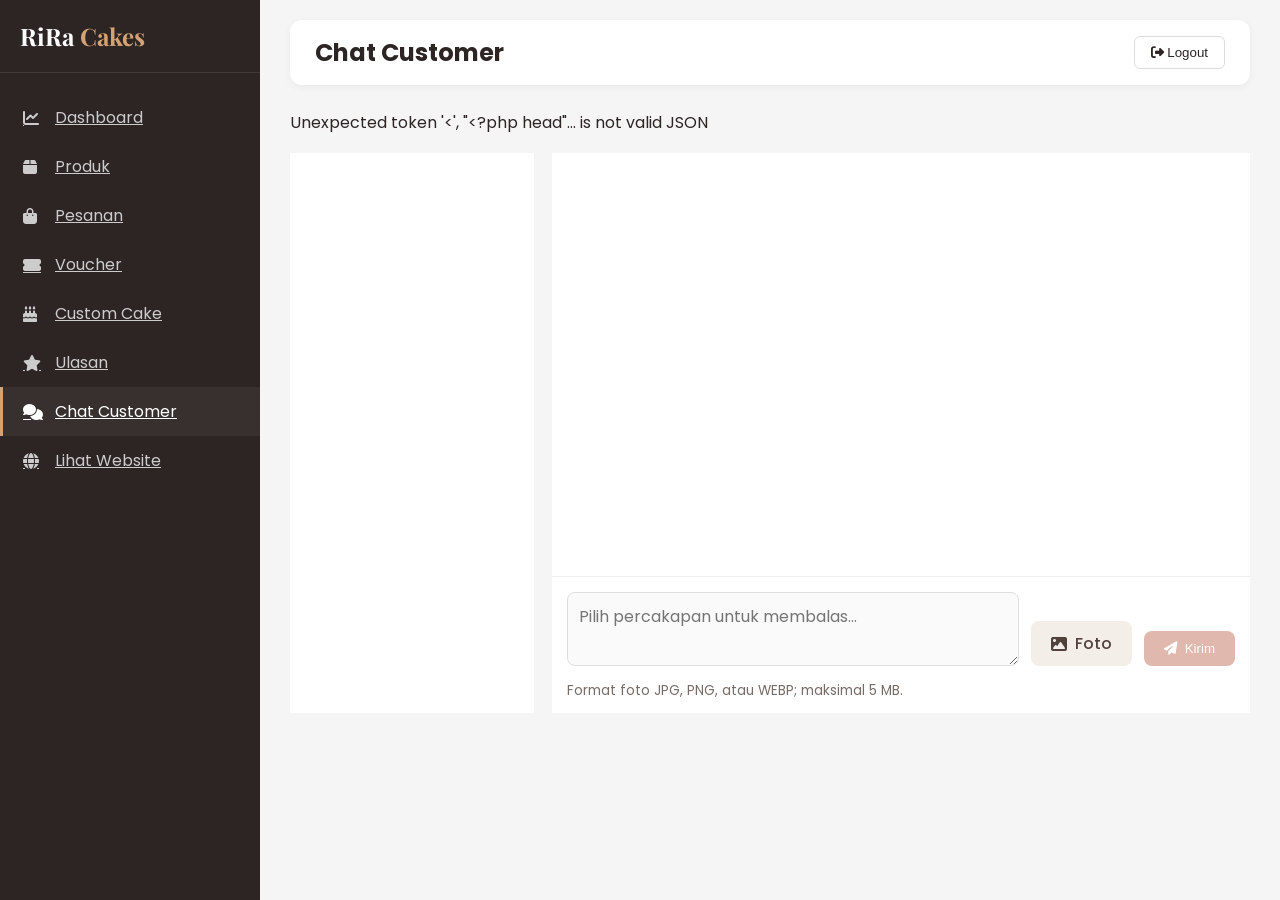
<file: admin/chat.html>
<!DOCTYPE html>
<html lang="id">
<head>
    <meta charset="UTF-8">
    <meta name="viewport" content="width=device-width, initial-scale=1.0">
    <title>Chat Customer - Admin RiRa Cakes</title>
    <link rel="stylesheet" href="../css/admin.css">
    <link rel="stylesheet" href="../css/chat.css">
    <link href="https://fonts.googleapis.com/css2?family=Playfair+Display:wght@600;700&family=Poppins:wght@300;400;500;600;700&display=swap" rel="stylesheet">
    <link rel="stylesheet" href="https://cdnjs.cloudflare.com/ajax/libs/font-awesome/6.4.0/css/all.min.css">
</head>
<body>
    <div class="admin-wrapper">
        <aside class="sidebar">
            <div class="sidebar-logo">RiRa <span>Cakes</span></div>
            <ul class="sidebar-menu">
                <li><a href="index.html"><i class="fas fa-chart-line"></i> Dashboard</a></li>
                <li><a href="products.html"><i class="fas fa-box"></i> Produk</a></li>
                <li><a href="orders.html"><i class="fas fa-shopping-bag"></i> Pesanan</a></li>
                <li><a href="vouchers.html"><i class="fas fa-ticket-alt"></i> Voucher</a></li>
                <li><a href="custom-cakes.html"><i class="fas fa-birthday-cake"></i> Custom Cake</a></li>
                <li><a href="reviews.html"><i class="fas fa-star"></i> Ulasan</a></li>
                <li><a href="chat.html" class="active" data-chat-unread><i class="fas fa-comments"></i> Chat Customer</a></li>
                <li><a href="../index.html" target="_blank"><i class="fas fa-globe"></i> Lihat Website</a></li>
            </ul>
        </aside>
        <main class="main-content">
            <div class="topbar">
                <h1>Chat Customer</h1>
                <button class="btn-logout" id="chatLogout" type="button"><i class="fas fa-sign-out-alt"></i> Logout</button>
            </div>
            <div id="chatNotice" class="orders-message" role="status">Memuat percakapan...</div>
            <section class="chat-admin-layout" data-api="../api/chat.php" data-auth-api="../api/auth.php" data-role="admin">
                <aside id="chatConversationList" class="chat-conversations" aria-label="Daftar customer"></aside>
                <div class="chat-panel">
                    <div id="chatMessages" class="chat-messages" aria-live="polite"></div>
                    <form id="chatForm" class="chat-compose">
                        <label class="visually-hidden" for="chatInput">Tulis balasan</label>
                        <textarea id="chatInput" maxlength="2000" rows="2" placeholder="Pilih percakapan untuk membalas..." disabled></textarea>
                        <label class="chat-attach-button btn" for="chatImage"><i class="fas fa-image"></i> Foto</label>
                        <input id="chatImage" class="visually-hidden" type="file" accept="image/jpeg,image/png,image/webp" disabled>
                        <button type="submit" class="btn btn-primary" disabled><i class="fas fa-paper-plane"></i> Kirim</button>
                    </form>
                    <p id="chatImageStatus" class="chat-image-status" aria-live="polite">Format foto JPG, PNG, atau WEBP; maksimal 5 MB.</p>
                </div>
            </section>
        </main>
    </div>
    <script src="../js/chat.js"></script>
    <script src="../js/chat-unread.js" data-api="../api/chat.php"></script>
</body>
</html>
</file>
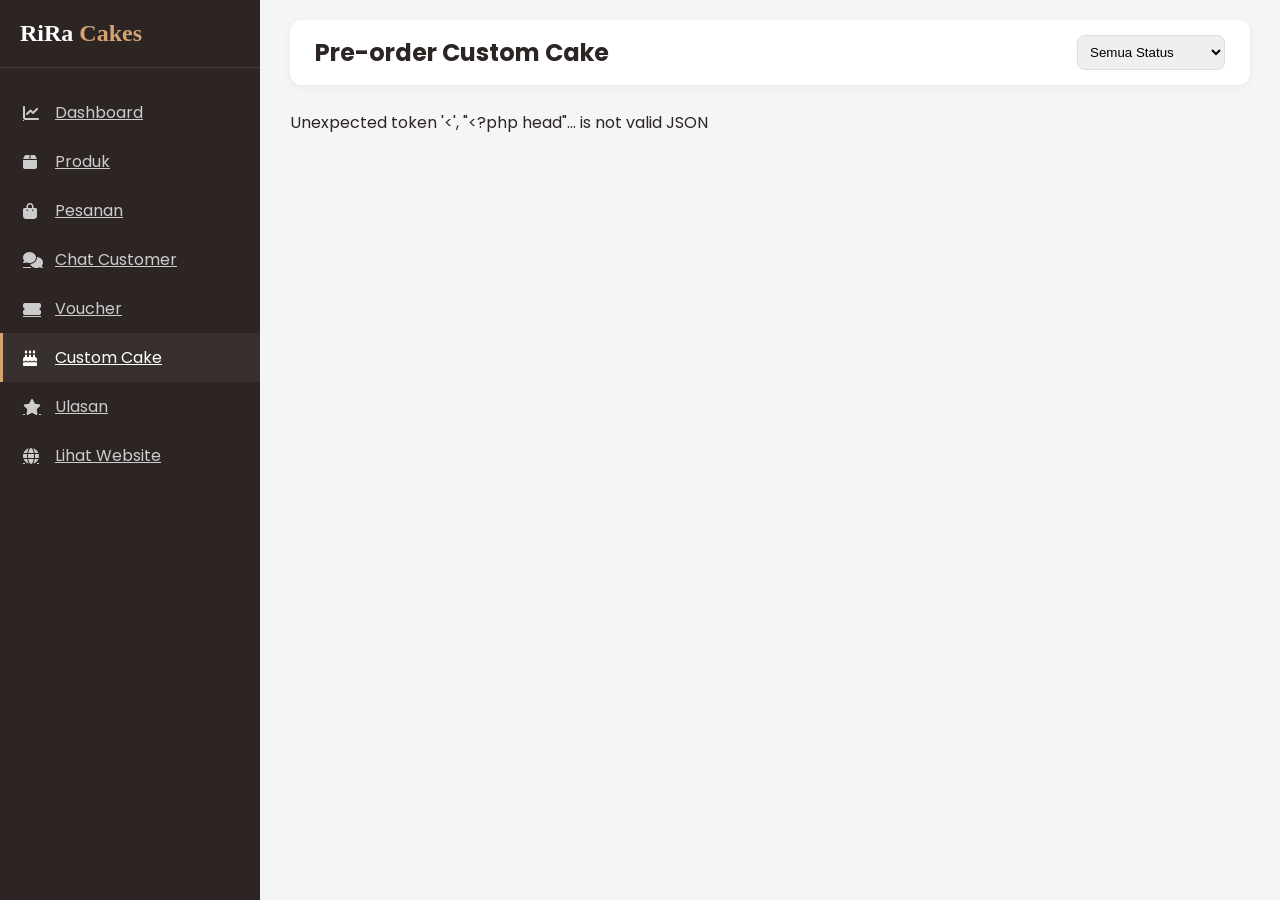
<file: admin/custom-cakes.html>
<!DOCTYPE html>
<html lang="id">
<head>
    <meta charset="UTF-8">
    <meta name="viewport" content="width=device-width, initial-scale=1.0">
    <title>Pre-order Custom Cake - Admin RiRa Cakes</title>
    <link rel="stylesheet" href="../css/admin.css">
    <link href="https://fonts.googleapis.com/css2?family=Poppins:wght@300;400;500;600;700&display=swap" rel="stylesheet">
    <link rel="stylesheet" href="https://cdnjs.cloudflare.com/ajax/libs/font-awesome/6.4.0/css/all.min.css">
</head>
<body>
    <div class="admin-wrapper">
        <aside class="sidebar">
            <div class="sidebar-logo">RiRa <span>Cakes</span></div>
            <ul class="sidebar-menu">
                <li><a href="index.html"><i class="fas fa-chart-line"></i> Dashboard</a></li>
                <li><a href="products.html"><i class="fas fa-box"></i> Produk</a></li>
                <li><a href="orders.html"><i class="fas fa-shopping-bag"></i> Pesanan</a></li>
                <li><a href="chat.html" data-chat-unread><i class="fas fa-comments"></i> Chat Customer</a></li>
                <li><a href="vouchers.html"><i class="fas fa-ticket-alt"></i> Voucher</a></li>
                <li><a href="custom-cakes.html" class="active"><i class="fas fa-birthday-cake"></i> Custom Cake</a></li>
                <li><a href="reviews.html"><i class="fas fa-star"></i> Ulasan</a></li>
                <li><a href="../index.html"><i class="fas fa-globe"></i> Lihat Website</a></li>
            </ul>
        </aside>
        <main class="main-content">
            <div class="topbar">
                <h1>Pre-order Custom Cake</h1>
                <select id="customCakeStatusFilter" aria-label="Filter status" style="padding:8px;border:1px solid #ddd;border-radius:8px;">
                    <option value="all">Semua Status</option>
                    <option value="pending">Menunggu</option>
                    <option value="quoted">Penawaran dikirim</option>
                    <option value="confirmed">Dikonfirmasi</option>
                    <option value="in_production">Sedang dibuat</option>
                    <option value="ready">Siap</option>
                    <option value="completed">Selesai</option>
                    <option value="cancelled">Dibatalkan</option>
                </select>
            </div>
            <p id="customCakeAdminMessage" role="status"></p>
            <div id="customCakeAdminList" class="admin-custom-cake-list"></div>
        </main>
    </div>
    <script>
        const CUSTOM_CAKE_ADMIN_API = '../api/admin/custom_cakes.php';
        const customCakeStatuses = {
            pending: 'Menunggu peninjauan', quoted: 'Penawaran dikirim', confirmed: 'Dikonfirmasi',
            in_production: 'Sedang dibuat', ready: 'Siap', completed: 'Selesai', cancelled: 'Dibatalkan'
        };
        let adminCustomCakes = [];

        function textElement(tag, text, className = '') {
            const element = document.createElement(tag);
            element.textContent = text;
            if (className) element.className = className;
            return element;
        }

        async function customCakeRequest(method = 'GET', body = null) {
            const response = await fetch(CUSTOM_CAKE_ADMIN_API, {
                method, credentials: 'include',
                headers: body ? { 'Content-Type': 'application/json' } : {},
                body: body ? JSON.stringify(body) : undefined
            });
            const result = await response.json();
            if (response.status === 401 || response.status === 403) {
                window.location.href = '../login.html';
                throw new Error('Silakan masuk sebagai admin.');
            }
            if (!response.ok || !result.success) throw new Error(result.message || 'Pre-order gagal diproses.');
            return result;
        }

        function renderCustomCakeOrder(order) {
            const card = document.createElement('article');
            card.className = 'card admin-custom-cake-card';
            const header = document.createElement('div');
            header.className = 'card-header';
            const summary = document.createElement('div');
            summary.append(
                textElement('h2', `${order.order_code} · ${order.cake_type}`),
                textElement('p', `${order.customer_name} · ${order.customer_email} · ${order.account_phone || '-'}`)
            );
            const status = textElement('span', customCakeStatuses[order.status] || order.status, 'badge badge-info');
            header.append(summary, status);

            const info = document.createElement('div');
            info.className = 'admin-custom-cake-details';
            [
                `Acara: ${new Date(order.event_at.replace(' ', 'T')).toLocaleString('id-ID')}`,
                `Porsi: ${order.servings}`,
                `Rasa: ${order.flavor}`,
                `Isian: ${order.filling || '-'}`,
                `Frosting: ${order.frosting || '-'}`,
                `Tulisan kue: ${order.cake_message || '-'}`,
                `Alergi: ${order.allergies || '-'}`,
                `Anggaran customer: ${order.budget ? new Intl.NumberFormat('id-ID', { style: 'currency', currency: 'IDR', maximumFractionDigits: 0 }).format(Number(order.budget)) : '-'}`
            ].forEach((line) => info.append(textElement('p', line)));
            info.append(textElement('p', `Desain: ${order.design_description}`));
            if (order.customer_notes) info.append(textElement('p', `Catatan customer: ${order.customer_notes}`));

            const form = document.createElement('form');
            form.className = 'admin-custom-cake-form';
            form.dataset.orderId = order.id;
            const statusLabel = textElement('label', 'Status');
            const statusSelect = document.createElement('select');
            statusSelect.name = 'status';
            Object.entries(customCakeStatuses).forEach(([value, label]) => {
                const option = document.createElement('option');
                option.value = value;
                option.textContent = label;
                option.selected = value === order.status;
                statusSelect.append(option);
            });
            statusLabel.append(statusSelect);

            const quoteLabel = textElement('label', 'Harga penawaran (Rp)');
            const quoteInput = document.createElement('input');
            quoteInput.type = 'number';
            quoteInput.min = '0';
            quoteInput.step = '1000';
            quoteInput.name = 'admin_quote';
            quoteInput.value = order.admin_quote ?? '';
            quoteLabel.append(quoteInput);

            const notesLabel = textElement('label', 'Catatan untuk customer');
            const notesInput = document.createElement('textarea');
            notesInput.name = 'admin_notes';
            notesInput.maxLength = 2000;
            notesInput.rows = 2;
            notesInput.value = order.admin_notes || '';
            notesLabel.append(notesInput);

            const save = document.createElement('button');
            save.className = 'btn btn-primary';
            save.type = 'submit';
            save.textContent = 'Simpan & Kirim Pembaruan';
            const notification = textElement('p', '', 'admin-custom-cake-notice');
            form.append(statusLabel, quoteLabel, notesLabel, save, notification);
            card.append(header, info, form);
            return card;
        }

        async function loadCustomCakeOrders() {
            const status = document.getElementById('customCakeStatusFilter').value;
            const message = document.getElementById('customCakeAdminMessage');
            try {
                const result = await customCakeRequest('GET');
                adminCustomCakes = result.data;
                const selected = status === 'all' ? adminCustomCakes : adminCustomCakes.filter((order) => order.status === status);
                document.getElementById('customCakeAdminList').replaceChildren(...selected.map(renderCustomCakeOrder));
                message.textContent = selected.length ? '' : 'Tidak ada pre-order pada filter ini.';
            } catch (error) {
                message.textContent = error.message;
            }
        }

        document.getElementById('customCakeStatusFilter').addEventListener('change', loadCustomCakeOrders);
        document.getElementById('customCakeAdminList').addEventListener('submit', async (event) => {
            if (!event.target.matches('.admin-custom-cake-form')) return;
            event.preventDefault();
            const form = event.target;
            const data = new FormData(form);
            const notice = form.querySelector('.admin-custom-cake-notice');
            const button = form.querySelector('button');
            button.disabled = true;
            notice.textContent = 'Menyimpan...';
            try {
                const result = await customCakeRequest('PUT', {
                    id: Number(form.dataset.orderId),
                    status: data.get('status'),
                    admin_quote: data.get('admin_quote'),
                    admin_notes: data.get('admin_notes')
                });
                notice.textContent = `${result.message} Email customer ${result.email_sent ? 'terkirim' : 'belum terkirim (periksa konfigurasi email)'}.`;
                await loadCustomCakeOrders();
            } catch (error) {
                notice.textContent = error.message;
            } finally {
                button.disabled = false;
            }
        });

        loadCustomCakeOrders();
    </script>
    <script src="../js/chat-unread.js" data-api="../api/chat.php"></script>
</body>
</html>
</file>
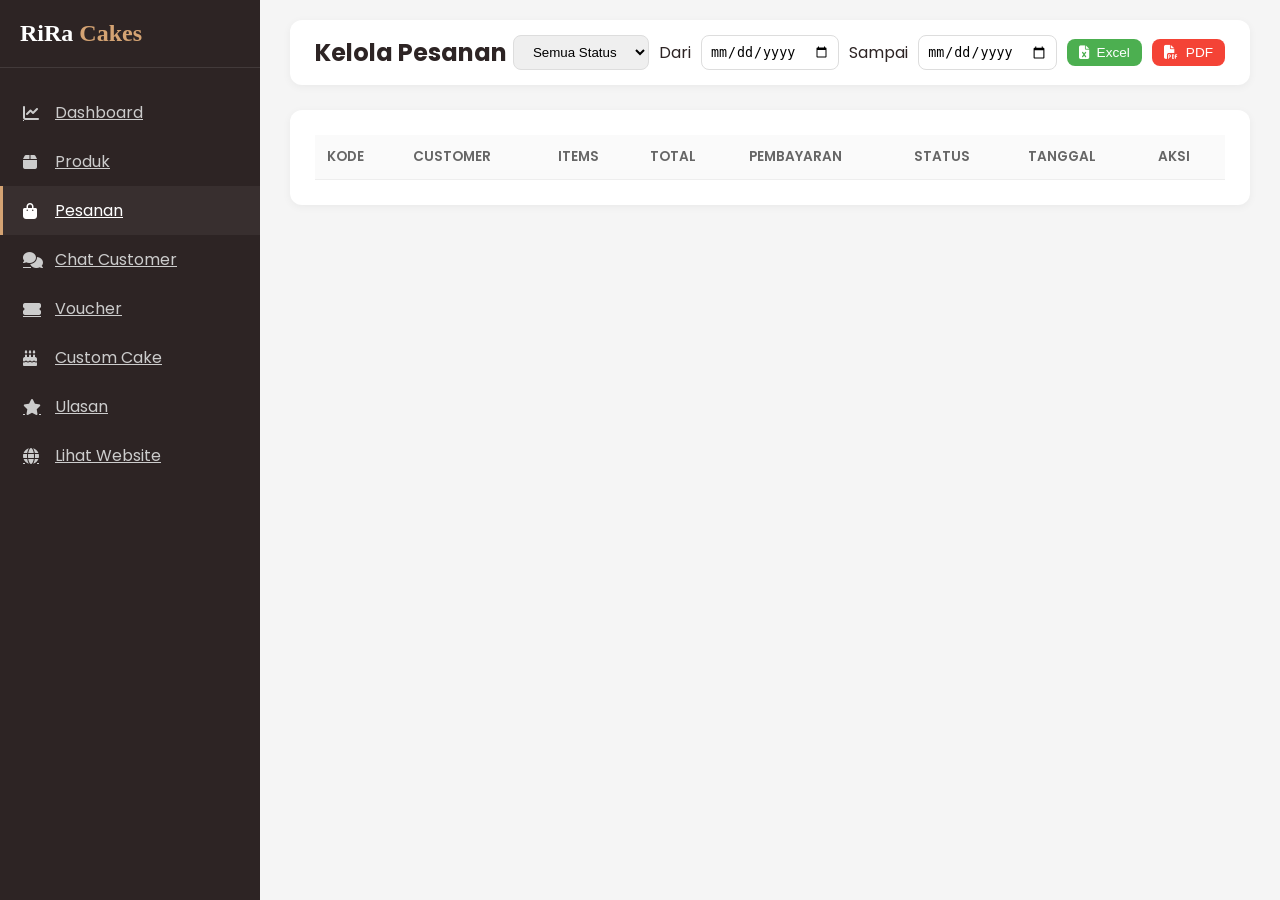
<file: admin/orders.html>
<!DOCTYPE html>
<html lang="id">
<head>
    <meta charset="UTF-8">
    <title>Kelola Pesanan - Admin RiRa Cakes</title>
    <link rel="stylesheet" href="../css/admin.css">
    <link href="https://fonts.googleapis.com/css2?family=Poppins:wght@300;400;500;600;700&display=swap" rel="stylesheet">
    <link rel="stylesheet" href="https://cdnjs.cloudflare.com/ajax/libs/font-awesome/6.4.0/css/all.min.css">
</head>
<body>
    <div class="admin-wrapper">
        <aside class="sidebar">
            <div class="sidebar-logo">RiRa <span>Cakes</span></div>
            <ul class="sidebar-menu">
                <li><a href="index.html"><i class="fas fa-chart-line"></i> Dashboard</a></li>
                <li><a href="products.html"><i class="fas fa-box"></i> Produk</a></li>
                <li><a href="orders.html" class="active"><i class="fas fa-shopping-bag"></i> Pesanan</a></li>
                <li><a href="chat.html" data-chat-unread><i class="fas fa-comments"></i> Chat Customer</a></li>
                <li><a href="vouchers.html"><i class="fas fa-ticket-alt"></i> Voucher</a></li>
                <li><a href="custom-cakes.html"><i class="fas fa-birthday-cake"></i> Custom Cake</a></li>
                <li><a href="reviews.html"><i class="fas fa-star"></i> Ulasan</a></li>
                <li><a href="../index.html" target="_blank"><i class="fas fa-globe"></i> Lihat Website</a></li>
            </ul>
        </aside>

        <main class="main-content">
            <div class="topbar">
                <h1>Kelola Pesanan</h1>
                <div style="display:flex;gap:10px;align-items:center;flex-wrap:wrap;">
                    <select id="statusFilter" onchange="loadOrders()" style="padding: 8px 15px; border-radius: 8px; border: 1px solid #ddd;">
                        <option value="all">Semua Status</option>
                        <option value="pending">Pending</option>
                        <option value="paid">Paid</option>
                        <option value="processing">Processing</option>
                        <option value="shipped">Shipped</option>
                        <option value="completed">Completed</option>
                        <option value="cancelled">Cancelled</option>
                    </select>
                    <label for="reportFrom">Dari</label>
                    <input type="date" id="reportFrom" aria-label="Tanggal awal laporan" style="padding:8px;border:1px solid #ddd;border-radius:8px;">
                    <label for="reportTo">Sampai</label>
                    <input type="date" id="reportTo" aria-label="Tanggal akhir laporan" style="padding:8px;border:1px solid #ddd;border-radius:8px;">
                    <button class="btn btn-success btn-sm" type="button" onclick="exportReport('excel')"><i class="fas fa-file-excel"></i> Excel</button>
                    <button class="btn btn-danger btn-sm" type="button" onclick="exportReport('pdf')"><i class="fas fa-file-pdf"></i> PDF</button>
                </div>
            </div>

            <div class="card">
                <table>
                    <thead>
                        <tr>
                            <th>Kode</th>
                            <th>Customer</th>
                            <th>Items</th>
                            <th>Total</th>
                            <th>Pembayaran</th>
                            <th>Status</th>
                            <th>Tanggal</th>
                            <th>Aksi</th>
                        </tr>
                    </thead>
                    <tbody id="ordersTable"></tbody>
                </table>
            </div>
        </main>
    </div>

    <!-- DETAIL MODAL -->
    <div class="modal-overlay" id="detailModal">
        <div class="modal-box">
            <h2>Detail Pesanan</h2>
            <div id="orderDetail"></div>
            <div style="margin-top: 20px;">
                <label>Update Status:</label>
                <select id="newStatus" style="padding: 10px; border-radius: 8px; border: 1px solid #ddd; width: 100%; margin-top: 5px;">
                    <option value="pending">Pending</option>
                    <option value="paid">Paid</option>
                    <option value="processing">Processing</option>
                    <option value="shipped">Shipped</option>
                    <option value="completed">Completed</option>
                    <option value="cancelled">Cancelled</option>
                </select>
            </div>
            <div style="display: flex; gap: 10px; justify-content: flex-end; margin-top: 20px;">
                <button class="btn" onclick="document.getElementById('detailModal').classList.remove('active')" style="background:#eee;">Tutup</button>
                <button class="btn btn-primary" onclick="updateStatus()">Update Status</button>
            </div>
        </div>
    </div>

    <script>
        const API = '../api';
        const formatRupiah = (n) => new Intl.NumberFormat('id-ID', { style: 'currency', currency: 'IDR', minimumFractionDigits: 0 }).format(n);
        let currentOrderId = null;

        function exportReport(format) {
            const from = document.getElementById('reportFrom').value;
            const to = document.getElementById('reportTo').value;
            if (from && to && from > to) {
                alert('Tanggal awal tidak boleh melewati tanggal akhir.');
                return;
            }

            const params = new URLSearchParams({
                format,
                status: document.getElementById('statusFilter').value
            });
            if (from) params.set('from', from);
            if (to) params.set('to', to);

            const url = `${API}/admin/report.php?${params.toString()}`;
            if (format === 'pdf') {
                window.open(url, '_blank', 'noopener');
            } else {
                window.location.href = url;
            }
        }

        async function loadOrders() {
            const status = document.getElementById('statusFilter').value;
            const res = await fetch(`${API}/admin/order.php?status=${status}`, { credentials: 'include' });
            const result = await res.json();
            if (!result.success) return alert(result.message);

            document.getElementById('ordersTable').innerHTML = result.data.map(o => `
                <tr>
                    <td><strong>#${o.order_code}</strong></td>
                    <td>${o.recipient_name}<br><small style="color:#888;">${o.recipient_phone}</small></td>
                    <td>${o.items.length} item</td>
                    <td>${formatRupiah(o.total_amount)}</td>
                    <td><span class="badge badge-info">${o.payment_method.toUpperCase()}</span></td>
                    <td><span class="badge badge-${o.status}">${o.status}</span></td>
                    <td>${new Date(o.created_at).toLocaleString('id-ID')}</td>
                    <td>
                        <button class="btn btn-sm btn-info" onclick='viewOrder(${JSON.stringify(o)})'><i class="fas fa-eye"></i></button>
                    </td>
                </tr>
            `).join('') || '<tr><td colspan="8" style="text-align:center;color:#999;">Tidak ada pesanan</td></tr>';
        }

        function viewOrder(o) {
            currentOrderId = o.id;
            document.getElementById('newStatus').value = o.status;
            
            let itemsHtml = o.items.map(i => `
                <div style="display:flex;gap:10px;padding:10px 0;border-bottom:1px solid #eee;">
                    <img src="../${i.image_url || 'https://via.placeholder.com/50'}" style="width:50px;height:50px;border-radius:6px;object-fit:cover;">
                    <div style="flex:1;">
                        <div style="font-weight:600;">${i.product_name}</div>
                        <div style="font-size:0.85rem;color:#888;">${i.quantity} x ${formatRupiah(i.price)}</div>
                    </div>
                    <div style="font-weight:600;">${formatRupiah(i.quantity * i.price)}</div>
                </div>
            `).join('');

            let paymentHtml = '';
            try {
                const pd = JSON.parse(o.payment_details);
                if (o.payment_method === 'transfer') {
                    paymentHtml = `<p><strong>Bank:</strong> ${pd.bank}<br><strong>No. Rek:</strong> ${pd.account_number}<br><strong>A/N:</strong> ${pd.account_holder}</p>`;
                } else if (o.payment_method === 'qris') {
                    paymentHtml = `<p>QRIS - Scan untuk bayar</p>`;
                } else {
                    paymentHtml = `<p>COD - Bayar di tempat</p>`;
                }
            } catch(e) { paymentHtml = '<p>-</p>'; }

            const proofHtml = o.payment_proof
                ? `<p><strong>Bukti transfer:</strong> <a href="../api/admin/payment_proof.php?order_id=${encodeURIComponent(o.id)}" target="_blank" rel="noopener">Lihat bukti</a></p>`
                : '<p><strong>Bukti transfer:</strong> Belum diunggah</p>';

            document.getElementById('orderDetail').innerHTML = `
                <div style="background:#f9f9f9;padding:15px;border-radius:8px;margin-bottom:15px;">
                    <p><strong>Kode:</strong> #${o.order_code}</p>
                    <p><strong>Customer:</strong> ${o.recipient_name} (${o.recipient_phone})</p>
                    <p><strong>Alamat:</strong> ${o.address}</p>
                    <p><strong>Pengiriman:</strong> ${o.shipping_method}</p>
                    <p><strong>Pembayaran:</strong> ${o.payment_method.toUpperCase()}</p>
                </div>
                <h3 style="margin-bottom:10px;">Items</h3>
                ${itemsHtml}
                <div style="margin-top:15px;padding:15px;background:#f9f9f9;border-radius:8px;">
                    <div style="display:flex;justify-content:space-between;margin-bottom:5px;">
                        <span>Subtotal:</span><span>${formatRupiah(o.subtotal)}</span>
                    </div>
                    <div style="display:flex;justify-content:space-between;margin-bottom:5px;">
                        <span>Diskon${o.voucher_code ? ` (${o.voucher_code})` : ''}:</span><span>-${formatRupiah(o.discount || 0)}</span>
                    </div>
                    <div style="display:flex;justify-content:space-between;margin-bottom:5px;">
                        <span>Ongkir:</span><span>${formatRupiah(o.shipping_cost)}</span>
                    </div>
                    <div style="display:flex;justify-content:space-between;font-weight:700;font-size:1.1rem;border-top:1px dashed #ccc;padding-top:8px;margin-top:8px;">
                        <span>TOTAL:</span><span>${formatRupiah(o.total_amount)}</span>
                    </div>
                </div>
                <h3 style="margin:15px 0 10px;">Info Pembayaran</h3>
                ${paymentHtml}
                ${proofHtml}
            `;
            document.getElementById('detailModal').classList.add('active');
        }

        async function updateStatus() {
            const status = document.getElementById('newStatus').value;
            const res = await fetch(`${API}/admin/order.php`, {
                method: 'PUT',
                credentials: 'include',
                headers: { 'Content-Type': 'application/json' },
                body: JSON.stringify({ id: currentOrderId, status })
            });
            const result = await res.json();
            if (result.success) {
                const emailMessage = result.email_sent
                    ? 'Notifikasi email berhasil dikirim.'
                    : result.email_recipient_available
                        ? 'Notifikasi email belum terkirim. Periksa konfigurasi SMTP.'
                        : 'Customer belum mengisi alamat email.';
                alert(`Status diupdate! ${emailMessage}`);
                document.getElementById('detailModal').classList.remove('active');
                loadOrders();
            } else {
                alert('Gagal: ' + result.message);
            }
        }

        loadOrders();
    </script>
    <script src="../js/chat-unread.js" data-api="../api/chat.php"></script>
</body>
</html>
</file>
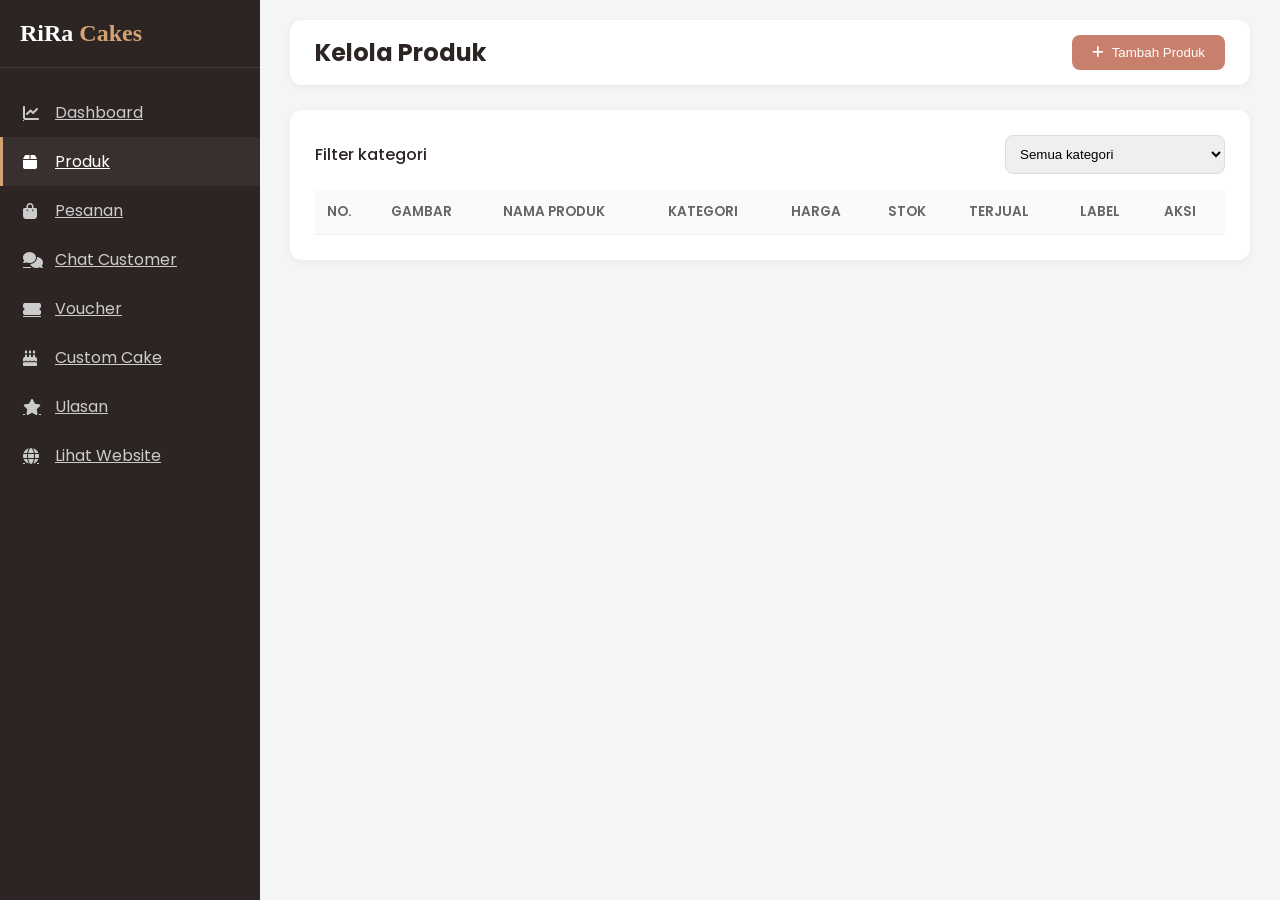
<file: admin/products.html>
<!DOCTYPE html>
<html lang="id">
<head>
    <meta charset="UTF-8">
    <title>Kelola Produk - Admin RiRa Cakes</title>
    <link rel="stylesheet" href="../css/admin.css">
    <link href="https://fonts.googleapis.com/css2?family=Poppins:wght@300;400;500;600;700&display=swap" rel="stylesheet">
    <link rel="stylesheet" href="https://cdnjs.cloudflare.com/ajax/libs/font-awesome/6.4.0/css/all.min.css">
</head>
<body>
    <div class="admin-wrapper">
        <aside class="sidebar">
            <div class="sidebar-logo">RiRa <span>Cakes</span></div>
            <ul class="sidebar-menu">
                <li><a href="index.html"><i class="fas fa-chart-line"></i> Dashboard</a></li>
                <li><a href="products.html" class="active"><i class="fas fa-box"></i> Produk</a></li>
                <li><a href="orders.html"><i class="fas fa-shopping-bag"></i> Pesanan</a></li>
                <li><a href="chat.html" data-chat-unread><i class="fas fa-comments"></i> Chat Customer</a></li>
                <li><a href="vouchers.html"><i class="fas fa-ticket-alt"></i> Voucher</a></li>
                <li><a href="custom-cakes.html"><i class="fas fa-birthday-cake"></i> Custom Cake</a></li>
                <li><a href="reviews.html"><i class="fas fa-star"></i> Ulasan</a></li>
                <li><a href="../index.html" target="_blank"><i class="fas fa-globe"></i> Lihat Website</a></li>
            </ul>
        </aside>

        <main class="main-content">
            <div class="topbar">
                <h1>Kelola Produk</h1>
                <button class="btn btn-primary" onclick="openProductModal()"><i class="fas fa-plus"></i> Tambah Produk</button>
            </div>

            <div class="card">
                <div style="display:flex;align-items:center;justify-content:space-between;gap:12px;flex-wrap:wrap;margin-bottom:16px;">
                    <label for="categoryFilter" style="font-weight:500;">Filter kategori</label>
                    <select id="categoryFilter" style="min-width:220px;padding:10px;border:1px solid #ddd;border-radius:8px;">
                        <option value="all">Semua kategori</option>
                        <option value="basah">Kue Basah</option>
                        <option value="kering">Kue Kering</option>
                        <option value="roti">Roti &amp; Pastry</option>
                    </select>
                </div>
                <table>
                    <thead>
                        <tr>
                            <th>No.</th>
                            <th>Gambar</th>
                            <th>Nama Produk</th>
                            <th>Kategori</th>
                            <th>Harga</th>
                            <th>Stok</th>
                            <th>Terjual</th>
                            <th>Label</th>
                            <th>Aksi</th>
                        </tr>
                    </thead>
                    <tbody id="productsTable"></tbody>
                </table>
            </div>
        </main>
    </div>

    <!-- MODAL FORM -->
    <div class="modal-overlay" id="productModal">
        <div class="modal-box">
            <h2 id="modalTitle">Tambah Produk</h2>
            <form id="productForm">
                <input type="hidden" id="productId">
                <div class="form-group">
                    <label>Nama Produk</label>
                    <input type="text" id="pName" required>
                </div>
                <div class="form-row">
                    <div class="form-group">
                        <label>Kategori</label>
                        <select id="pCategory" required>
                            <option value="1">Kue Basah</option>
                            <option value="2">Kue Kering</option>
                            <option value="3">Roti & Pastry</option>
                        </select>
                    </div>
                    <div class="form-group">
                        <label>Label</label>
                        <select id="pLabel">
                            <option value="">Tidak ada</option>
                            <option value="Best Seller">Best Seller</option>
                            <option value="New">New</option>
                            <option value="Promo">Promo</option>
                        </select>
                    </div>
                </div>
                <div class="form-row">
                    <div class="form-group">
                        <label>Harga (Rp)</label>
                        <input type="number" id="pPrice" required min="0">
                    </div>
                    <div class="form-group">
                        <label>Stok</label>
                        <input type="number" id="pStock" required min="0">
                    </div>
                </div>
                <div class="form-group">
                    <label>Deskripsi</label>
                    <textarea id="pDesc" rows="3"></textarea>
                </div>
                <div class="form-group">
                    <label>Gambar Produk</label>
                    <div class="image-upload" id="imageUpload" onclick="document.getElementById('pImage').click()">
                        <i class="fas fa-cloud-upload-alt" style="font-size: 2rem; color: #ccc;"></i>
                        <p style="margin-top: 10px; color: #888;">Klik untuk upload (max 2MB)</p>
                        <img id="imagePreview" style="display:none;">
                    </div>
                    <input type="file" id="pImage" accept="image/*" style="display:none;" onchange="previewImage(this)">
                    <input type="hidden" id="pImageUrl">
                </div>
                <div style="display: flex; gap: 10px; justify-content: flex-end; margin-top: 20px;">
                    <button type="button" class="btn" onclick="closeModal()" style="background:#eee;">Batal</button>
                    <button type="submit" class="btn btn-primary">Simpan</button>
                </div>
            </form>
        </div>
    </div>

    <script>
        const API = '../api';
        const formatRupiah = (n) => new Intl.NumberFormat('id-ID', { style: 'currency', currency: 'IDR', minimumFractionDigits: 0 }).format(n);
        let products = [];
        const productImageUrl = (url) => {
            if (!url) return 'https://via.placeholder.com/50';
            if (/^(https?:)?\/\//i.test(url) || url.startsWith('/') || url.startsWith('data:')) return url;
            return `../${url.replace(/^(\.\/)+/, '')}`;
        };

        function renderProducts() {
            const category = document.getElementById('categoryFilter').value;
            const filteredProducts = category === 'all'
                ? products
                : products.filter(product => product.category_slug === category);

            document.getElementById('productsTable').innerHTML = filteredProducts.length
                ? filteredProducts.map((p, index) => `
                <tr>
                    <td>${index + 1}</td>
                    <td><img src="${productImageUrl(p.image_url)}" class="product-thumb" onerror="this.onerror=null;this.src='https://via.placeholder.com/50'"></td>
                    <td><strong>${p.name}</strong></td>
                    <td>${p.category_name || '-'}</td>
                    <td>${formatRupiah(p.price)}</td>
                    <td>${p.stock < 10 ? `<span style="color:red;">${p.stock}</span>` : p.stock}</td>
                    <td>${p.sold_count}</td>
                    <td>${p.label ? `<span class="badge badge-paid">${p.label}</span>` : '-'}</td>
                    <td>
                        <button class="btn btn-sm btn-info" onclick="editProduct(${JSON.stringify(p).replace(/"/g, '&quot;')})"><i class="fas fa-edit"></i></button>
                        <button class="btn btn-sm btn-danger" onclick="deleteProduct(${p.id})"><i class="fas fa-trash"></i></button>
                    </td>
                </tr>
            `).join('')
                : '<tr><td colspan="9" style="text-align:center;padding:20px;">Tidak ada produk dalam kategori ini.</td></tr>';
        }

        async function loadProducts() {
            const res = await fetch(`${API}/admin/products.php`, { credentials: 'include' });
            const result = await res.json();
            if (!result.success) return alert(result.message);

            products = result.data;
            renderProducts();
        }

        function openProductModal() {
            document.getElementById('modalTitle').textContent = 'Tambah Produk';
            document.getElementById('productForm').reset();
            document.getElementById('productId').value = '';
            document.getElementById('pImageUrl').value = '';
            document.getElementById('imagePreview').style.display = 'none';
            document.getElementById('productModal').classList.add('active');
        }

        function editProduct(p) {
            document.getElementById('modalTitle').textContent = 'Edit Produk';
            document.getElementById('productId').value = p.id;
            document.getElementById('pName').value = p.name;
            document.getElementById('pCategory').value = p.category_id;
            document.getElementById('pLabel').value = p.label || '';
            document.getElementById('pPrice').value = p.price;
            document.getElementById('pStock').value = p.stock;
            document.getElementById('pDesc').value = p.description || '';
            document.getElementById('pImageUrl').value = p.image_url || '';
            if (p.image_url) {
                const preview = document.getElementById('imagePreview');
                preview.src = productImageUrl(p.image_url);
                preview.style.display = 'block';
            }
            document.getElementById('productModal').classList.add('active');
        }

        function closeModal() {
            document.getElementById('productModal').classList.remove('active');
        }

        async function previewImage(input) {
            if (input.files && input.files[0]) {
                const file = input.files[0];
                if (file.size > 2 * 1024 * 1024) {
                    alert('Ukuran file maksimal 2MB');
                    return;
                }

                // Upload dulu
                const formData = new FormData();
                formData.append('image', file);
                const res = await fetch(`${API}/upload.php`, { method: 'POST', credentials: 'include', body: formData });
                const result = await res.json();
                if (result.success) {
                    document.getElementById('pImageUrl').value = result.url;
                    const preview = document.getElementById('imagePreview');
                    preview.src = productImageUrl(result.url);
                    preview.style.display = 'block';
                } else {
                    alert('Upload gagal: ' + result.message);
                }
            }
        }

        document.getElementById('productForm').addEventListener('submit', async (e) => {
            e.preventDefault();
            const id = document.getElementById('productId').value;
            const data = {
                name: document.getElementById('pName').value,
                category_id: document.getElementById('pCategory').value,
                label: document.getElementById('pLabel').value,
                price: document.getElementById('pPrice').value,
                stock: document.getElementById('pStock').value,
                description: document.getElementById('pDesc').value,
                image_url: document.getElementById('pImageUrl').value
            };

            let method = 'POST';
            if (id) { data.id = id; method = 'PUT'; }

            const res = await fetch(`${API}/admin/products.php`, {
                method: method,
                credentials: 'include',
                headers: { 'Content-Type': 'application/json' },
                body: JSON.stringify(data)
            });
            const result = await res.json();
            if (result.success) {
                alert('Berhasil!');
                closeModal();
                loadProducts();
            } else {
                alert('Gagal: ' + result.message);
            }
        });

        async function deleteProduct(id) {
            if (!confirm('Yakin hapus produk ini?')) return;
            const res = await fetch(`${API}/admin/products.php?id=${id}`, {
                method: 'DELETE', credentials: 'include'
            });
            const result = await res.json();
            if (result.success) loadProducts();
            else alert(result.message);
        }

        document.getElementById('categoryFilter').addEventListener('change', renderProducts);
        loadProducts();
    </script>
    <script src="../js/chat-unread.js" data-api="../api/chat.php"></script>
</body>
</html>
</file>
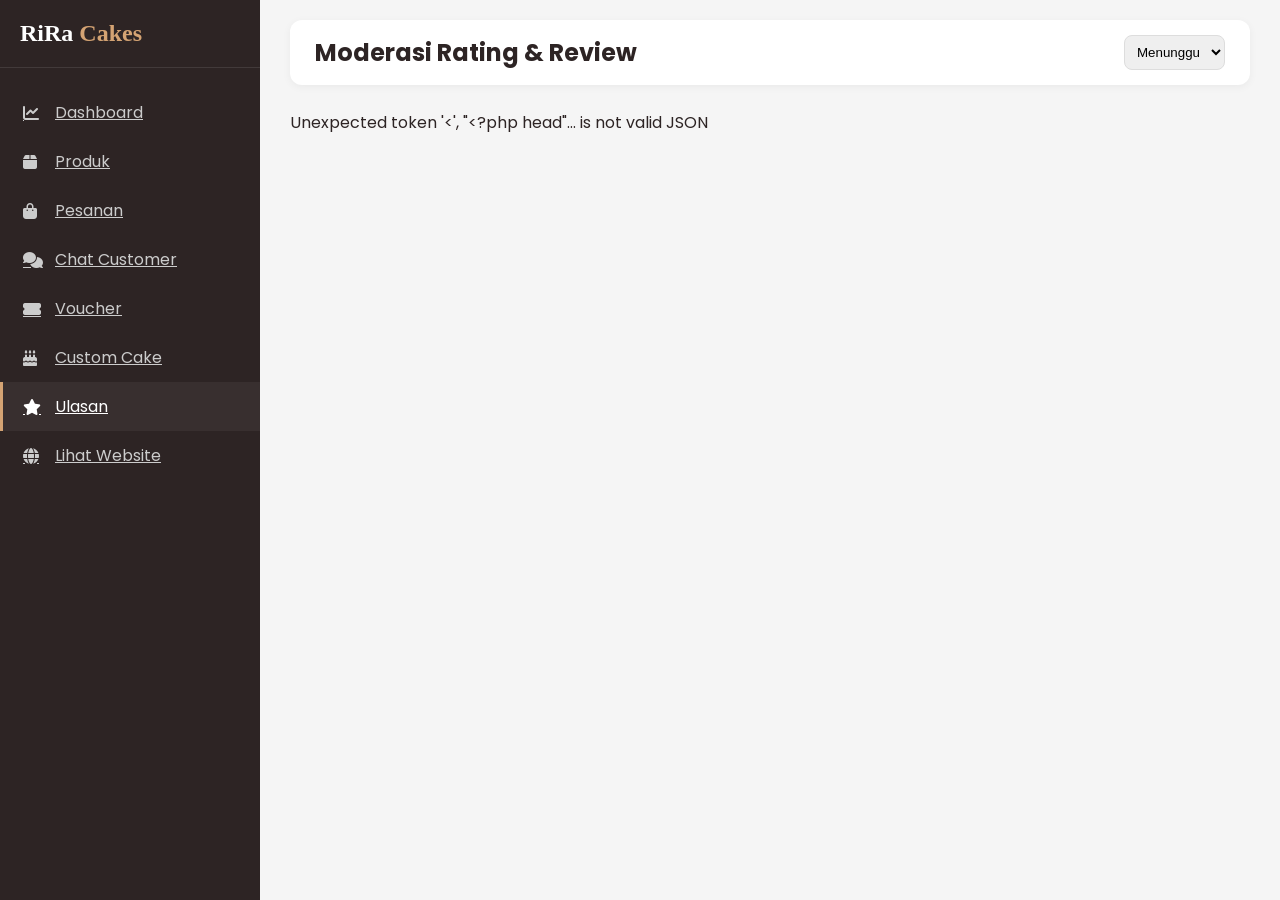
<file: admin/reviews.html>
<!DOCTYPE html>
<html lang="id">
<head>
    <meta charset="UTF-8">
    <meta name="viewport" content="width=device-width, initial-scale=1.0">
    <title>Moderasi Ulasan - Admin RiRa Cakes</title>
    <link rel="stylesheet" href="../css/admin.css">
    <link href="https://fonts.googleapis.com/css2?family=Poppins:wght@300;400;500;600;700&display=swap" rel="stylesheet">
    <link rel="stylesheet" href="https://cdnjs.cloudflare.com/ajax/libs/font-awesome/6.4.0/css/all.min.css">
</head>
<body>
    <div class="admin-wrapper">
        <aside class="sidebar">
            <div class="sidebar-logo">RiRa <span>Cakes</span></div>
            <ul class="sidebar-menu">
                <li><a href="index.html"><i class="fas fa-chart-line"></i> Dashboard</a></li>
                <li><a href="products.html"><i class="fas fa-box"></i> Produk</a></li>
                <li><a href="orders.html"><i class="fas fa-shopping-bag"></i> Pesanan</a></li>
                <li><a href="chat.html" data-chat-unread><i class="fas fa-comments"></i> Chat Customer</a></li>
                <li><a href="vouchers.html"><i class="fas fa-ticket-alt"></i> Voucher</a></li>
                <li><a href="custom-cakes.html"><i class="fas fa-birthday-cake"></i> Custom Cake</a></li>
                <li><a href="reviews.html" class="active"><i class="fas fa-star"></i> Ulasan</a></li>
                <li><a href="../index.html"><i class="fas fa-globe"></i> Lihat Website</a></li>
            </ul>
        </aside>
        <main class="main-content">
            <div class="topbar">
                <h1>Moderasi Rating &amp; Review</h1>
                <select id="reviewStatusFilter" aria-label="Filter status ulasan" style="padding:8px;border:1px solid #ddd;border-radius:8px;">
                    <option value="pending">Menunggu</option>
                    <option value="all">Semua</option>
                    <option value="approved">Disetujui</option>
                    <option value="rejected">Ditolak</option>
                </select>
            </div>
            <p id="reviewAdminMessage" role="status"></p>
            <div id="reviewAdminList" class="admin-review-list"></div>
        </main>
    </div>
    <script>
        const REVIEW_ADMIN_API = '../api/admin/reviews.php';
        async function reviewAdminRequest(url, options = {}) {
            const response = await fetch(url, { credentials: 'include', ...options });
            const result = await response.json();
            if (response.status === 401 || response.status === 403) {
                window.location.href = '../login.html';
                throw new Error('Silakan masuk sebagai admin.');
            }
            if (!response.ok || !result.success) throw new Error(result.message || 'Ulasan gagal diproses.');
            return result;
        }

        function renderReview(review) {
            const card = document.createElement('article');
            card.className = 'card admin-review-card';
            const header = document.createElement('div');
            header.className = 'card-header';
            const product = document.createElement('div');
            const title = document.createElement('h2');
            title.textContent = review.product_name;
            const customer = document.createElement('p');
            customer.textContent = `${review.customer_name} · ${review.customer_email} · ${new Date(review.created_at.replace(' ', 'T')).toLocaleString('id-ID')}`;
            product.append(title, customer);
            const stars = document.createElement('strong');
            stars.className = 'review-stars';
            stars.textContent = `${'★'.repeat(Number(review.rating))}${'☆'.repeat(5 - Number(review.rating))}`;
            header.append(product, stars);
            const text = document.createElement('p');
            text.className = 'admin-review-text';
            text.textContent = review.review;
            const footer = document.createElement('div');
            footer.className = 'admin-review-actions';
            footer.append(document.createTextNode(`Status: ${review.status}`));
            if (review.status === 'pending') {
                ['approved', 'rejected'].forEach((status) => {
                    const button = document.createElement('button');
                    button.type = 'button';
                    button.className = `btn btn-sm ${status === 'approved' ? 'btn-success' : 'btn-danger'}`;
                    button.dataset.reviewId = review.id;
                    button.dataset.reviewStatus = status;
                    button.textContent = status === 'approved' ? 'Setujui' : 'Tolak';
                    footer.append(button);
                });
            }
            card.append(header, text, footer);
            return card;
        }

        async function loadReviews() {
            const status = document.getElementById('reviewStatusFilter').value;
            const message = document.getElementById('reviewAdminMessage');
            try {
                const result = await reviewAdminRequest(`${REVIEW_ADMIN_API}?status=${encodeURIComponent(status)}`);
                document.getElementById('reviewAdminList').replaceChildren(...result.data.map(renderReview));
                message.textContent = result.data.length ? '' : 'Tidak ada ulasan pada filter ini.';
            } catch (error) {
                message.textContent = error.message;
            }
        }

        document.getElementById('reviewStatusFilter').addEventListener('change', loadReviews);
        document.getElementById('reviewAdminList').addEventListener('click', async (event) => {
            const button = event.target.closest('[data-review-id]');
            if (!button) return;
            button.disabled = true;
            try {
                await reviewAdminRequest(REVIEW_ADMIN_API, {
                    method: 'PUT',
                    headers: { 'Content-Type': 'application/json' },
                    body: JSON.stringify({ id: Number(button.dataset.reviewId), status: button.dataset.reviewStatus })
                });
                await loadReviews();
            } catch (error) {
                document.getElementById('reviewAdminMessage').textContent = error.message;
                button.disabled = false;
            }
        });
        loadReviews();
    </script>
    <script src="../js/chat-unread.js" data-api="../api/chat.php"></script>
</body>
</html>
</file>
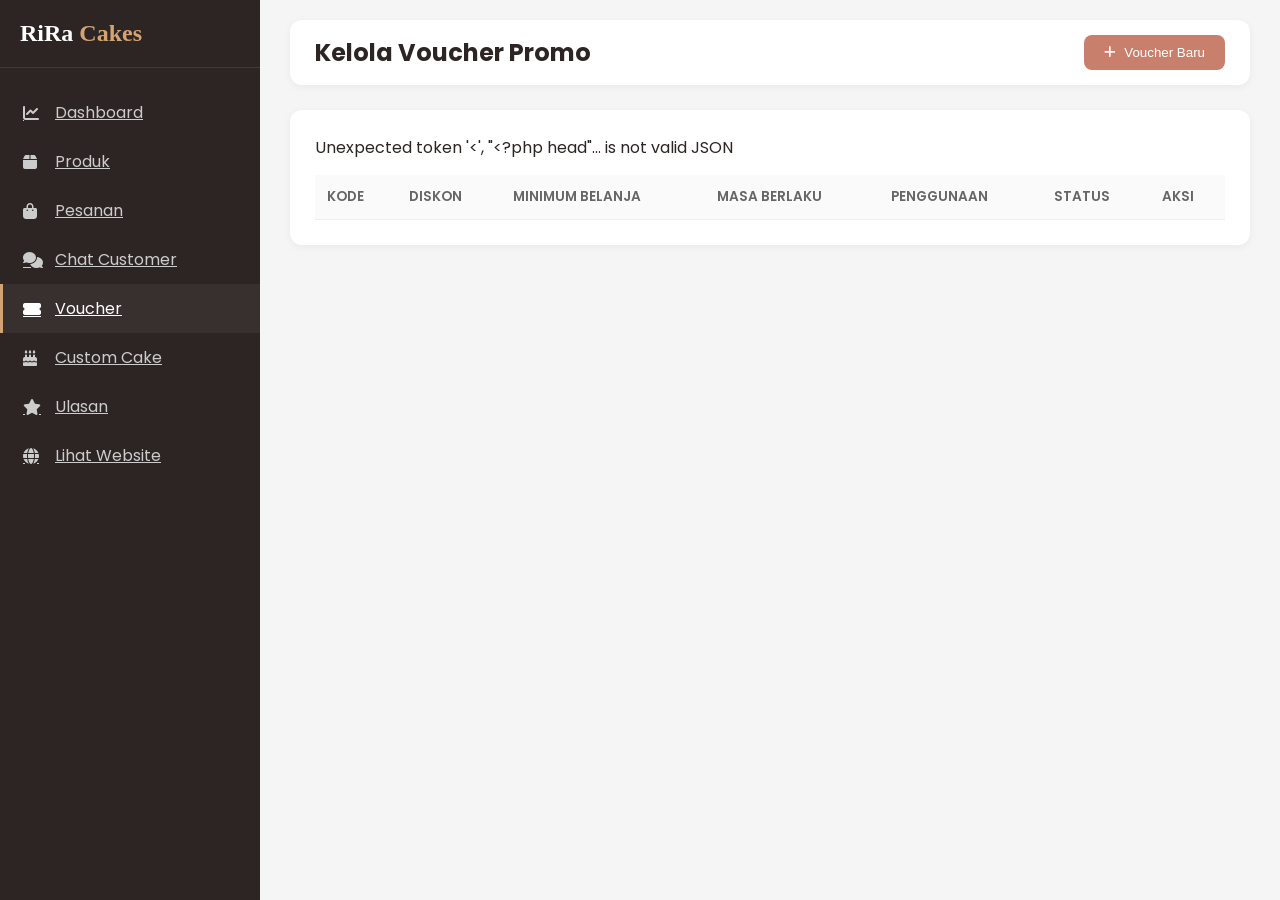
<file: admin/vouchers.html>
<!DOCTYPE html>
<html lang="id">
<head>
    <meta charset="UTF-8">
    <meta name="viewport" content="width=device-width, initial-scale=1.0">
    <title>Kelola Voucher - Admin RiRa Cakes</title>
    <link rel="stylesheet" href="../css/admin.css">
    <link href="https://fonts.googleapis.com/css2?family=Poppins:wght@300;400;500;600;700&display=swap" rel="stylesheet">
    <link rel="stylesheet" href="https://cdnjs.cloudflare.com/ajax/libs/font-awesome/6.4.0/css/all.min.css">
</head>
<body>
    <div class="admin-wrapper">
        <aside class="sidebar">
            <div class="sidebar-logo">RiRa <span>Cakes</span></div>
            <ul class="sidebar-menu">
                <li><a href="index.html"><i class="fas fa-chart-line"></i> Dashboard</a></li>
                <li><a href="products.html"><i class="fas fa-box"></i> Produk</a></li>
                <li><a href="orders.html"><i class="fas fa-shopping-bag"></i> Pesanan</a></li>
                <li><a href="chat.html" data-chat-unread><i class="fas fa-comments"></i> Chat Customer</a></li>
                <li><a href="vouchers.html" class="active"><i class="fas fa-ticket-alt"></i> Voucher</a></li>
                <li><a href="custom-cakes.html"><i class="fas fa-birthday-cake"></i> Custom Cake</a></li>
                <li><a href="reviews.html"><i class="fas fa-star"></i> Ulasan</a></li>
                <li><a href="../index.html"><i class="fas fa-globe"></i> Lihat Website</a></li>
            </ul>
        </aside>
        <main class="main-content">
            <div class="topbar">
                <h1>Kelola Voucher Promo</h1>
                <button class="btn btn-primary" id="newVoucher"><i class="fas fa-plus"></i> Voucher Baru</button>
            </div>
            <div class="card">
                <p id="voucherMessage" role="status" style="margin-bottom:15px;"></p>
                <div style="overflow-x:auto;">
                    <table>
                        <thead>
                            <tr>
                                <th>Kode</th><th>Diskon</th><th>Minimum Belanja</th><th>Masa Berlaku</th>
                                <th>Penggunaan</th><th>Status</th><th>Aksi</th>
                            </tr>
                        </thead>
                        <tbody id="vouchersTable"></tbody>
                    </table>
                </div>
            </div>
        </main>
    </div>

    <div class="modal-overlay" id="voucherModal">
        <div class="modal-box">
            <h2 id="voucherModalTitle">Voucher Baru</h2>
            <form id="voucherForm">
                <input type="hidden" id="voucherId">
                <div class="form-group">
                    <label for="voucherCode">Kode voucher</label>
                    <input id="voucherCode" required minlength="3" maxlength="30" pattern="[A-Za-z0-9_-]+" autocomplete="off">
                </div>
                <div class="form-row">
                    <div class="form-group">
                        <label for="voucherType">Jenis diskon</label>
                        <select id="voucherType" required>
                            <option value="percentage">Persentase (%)</option>
                            <option value="fixed">Nominal (Rp)</option>
                        </select>
                    </div>
                    <div class="form-group">
                        <label for="voucherValue">Nilai diskon</label>
                        <input id="voucherValue" type="number" min="1" step="1" required>
                    </div>
                </div>
                <div class="form-group">
                    <label for="voucherMinimum">Minimum belanja (Rp)</label>
                    <input id="voucherMinimum" type="number" min="0" step="1" value="0" required>
                </div>
                <div class="form-row">
                    <div class="form-group">
                        <label for="voucherStarts">Mulai berlaku (opsional)</label>
                        <input id="voucherStarts" type="datetime-local">
                    </div>
                    <div class="form-group">
                        <label for="voucherExpires">Berakhir (opsional)</label>
                        <input id="voucherExpires" type="datetime-local">
                    </div>
                </div>
                <div class="form-group">
                    <label for="voucherLimit">Batas pemakaian (kosong = tanpa batas)</label>
                    <input id="voucherLimit" type="number" min="1" step="1">
                </div>
                <label style="display:flex;align-items:center;gap:8px;margin-bottom:15px;">
                    <input id="voucherActive" type="checkbox" checked style="width:auto;"> Aktif
                </label>
                <p id="voucherFormMessage" role="status" style="margin-bottom:12px;"></p>
                <div style="display:flex;gap:10px;justify-content:flex-end;">
                    <button type="button" class="btn" id="cancelVoucher" style="background:#eee;">Batal</button>
                    <button type="submit" class="btn btn-primary" id="saveVoucher">Simpan Voucher</button>
                </div>
            </form>
        </div>
    </div>

    <script>
        const VOUCHER_API = '../api/admin/vouchers.php';
        let vouchers = [];

        const escapeHtml = (value) => String(value ?? '').replace(/[&<>"']/g, (char) => ({
            '&': '&amp;', '<': '&lt;', '>': '&gt;', '"': '&quot;', "'": '&#39;'
        })[char]);
        const formatRupiah = (value) => new Intl.NumberFormat('id-ID', {
            style: 'currency', currency: 'IDR', minimumFractionDigits: 0
        }).format(Number(value) || 0);
        const dateInputValue = (value) => value ? value.replace(' ', 'T').slice(0, 16) : '';

        async function requestVoucher(url = VOUCHER_API, options = {}) {
            const response = await fetch(url, { credentials: 'include', ...options });
            const result = await response.json();
            if (response.status === 401 || response.status === 403) {
                window.location.href = '../login.html';
                throw new Error('Silakan masuk sebagai admin.');
            }
            if (!response.ok || !result.success) throw new Error(result.message || 'Voucher gagal diproses.');
            return result;
        }

        async function loadVouchers() {
            const result = await requestVoucher();
            vouchers = result.data;
            document.getElementById('vouchersTable').innerHTML = vouchers.map((voucher) => {
                const discount = voucher.discount_type === 'percentage'
                    ? `${Number(voucher.discount_value)}%`
                    : formatRupiah(voucher.discount_value);
                const period = [voucher.starts_at, voucher.expires_at]
                    .map((date) => date ? new Date(date.replace(' ', 'T')).toLocaleString('id-ID') : 'Tanpa batas')
                    .join(' – ');
                const limit = voucher.usage_limit === null
                    ? `${voucher.usage_count} / tanpa batas`
                    : `${voucher.usage_count} / ${voucher.usage_limit}`;
                return `<tr>
                    <td><strong>${escapeHtml(voucher.code)}</strong></td>
                    <td>${escapeHtml(discount)}</td>
                    <td>${formatRupiah(voucher.minimum_order)}</td>
                    <td>${escapeHtml(period)}</td>
                    <td>${escapeHtml(limit)}</td>
                    <td><span class="badge ${Number(voucher.is_active) ? 'badge-completed' : 'badge-cancelled'}">${Number(voucher.is_active) ? 'Aktif' : 'Nonaktif'}</span></td>
                    <td style="white-space:nowrap;">
                        <button class="btn btn-sm btn-info" type="button" data-edit-voucher="${Number(voucher.id)}">Edit</button>
                        ${Number(voucher.is_active) ? `<button class="btn btn-sm btn-danger" type="button" data-disable-voucher="${Number(voucher.id)}">Nonaktifkan</button>` : ''}
                    </td>
                </tr>`;
            }).join('') || '<tr><td colspan="7" style="text-align:center;color:#999;">Belum ada voucher.</td></tr>';
        }

        function closeVoucherModal() {
            document.getElementById('voucherModal').classList.remove('active');
        }

        function openVoucherModal(voucher = null) {
            const form = document.getElementById('voucherForm');
            form.reset();
            document.getElementById('voucherFormMessage').textContent = '';
            document.getElementById('voucherModalTitle').textContent = voucher ? 'Edit Voucher' : 'Voucher Baru';
            document.getElementById('voucherId').value = voucher?.id || '';
            document.getElementById('voucherCode').value = voucher?.code || '';
            document.getElementById('voucherType').value = voucher?.discount_type || 'percentage';
            document.getElementById('voucherValue').value = voucher?.discount_value || '';
            document.getElementById('voucherMinimum').value = voucher?.minimum_order ?? 0;
            document.getElementById('voucherStarts').value = dateInputValue(voucher?.starts_at);
            document.getElementById('voucherExpires').value = dateInputValue(voucher?.expires_at);
            document.getElementById('voucherLimit').value = voucher?.usage_limit ?? '';
            document.getElementById('voucherActive').checked = voucher ? Boolean(Number(voucher.is_active)) : true;
            document.getElementById('voucherModal').classList.add('active');
        }

        document.getElementById('newVoucher').addEventListener('click', () => openVoucherModal());
        document.getElementById('cancelVoucher').addEventListener('click', closeVoucherModal);
        document.getElementById('vouchersTable').addEventListener('click', async (event) => {
            const editId = event.target.closest('[data-edit-voucher]')?.dataset.editVoucher;
            const disableId = event.target.closest('[data-disable-voucher]')?.dataset.disableVoucher;
            if (editId) openVoucherModal(vouchers.find((voucher) => Number(voucher.id) === Number(editId)));
            if (disableId && confirm('Nonaktifkan voucher ini?')) {
                try {
                    await requestVoucher(VOUCHER_API, {
                        method: 'DELETE',
                        headers: { 'Content-Type': 'application/json' },
                        body: JSON.stringify({ id: Number(disableId) })
                    });
                    await loadVouchers();
                } catch (error) {
                    document.getElementById('voucherMessage').textContent = error.message;
                }
            }
        });

        document.getElementById('voucherForm').addEventListener('submit', async (event) => {
            event.preventDefault();
            const id = document.getElementById('voucherId').value;
            const payload = {
                id: id ? Number(id) : undefined,
                code: document.getElementById('voucherCode').value.trim().toUpperCase(),
                discount_type: document.getElementById('voucherType').value,
                discount_value: document.getElementById('voucherValue').value,
                minimum_order: document.getElementById('voucherMinimum').value,
                starts_at: document.getElementById('voucherStarts').value,
                expires_at: document.getElementById('voucherExpires').value,
                usage_limit: document.getElementById('voucherLimit').value,
                is_active: document.getElementById('voucherActive').checked
            };
            try {
                await requestVoucher(VOUCHER_API, {
                    method: id ? 'PUT' : 'POST',
                    headers: { 'Content-Type': 'application/json' },
                    body: JSON.stringify(payload)
                });
                closeVoucherModal();
                document.getElementById('voucherMessage').textContent = 'Voucher berhasil disimpan.';
                await loadVouchers();
            } catch (error) {
                document.getElementById('voucherFormMessage').textContent = error.message;
            }
        });

        loadVouchers().catch((error) => {
            document.getElementById('voucherMessage').textContent = error.message;
        });
    </script>
    <script src="../js/chat-unread.js" data-api="../api/chat.php"></script>
</body>
</html>
</file>
<file: css/style.css>
:root {
    --primary: #C87F6B;
    --primary-dark: #A85C49;
    --secondary: #F9F3EE;
    --accent: #D4A373;
    --text-dark: #2D2424;
    --text-light: #6B5B5B;
    --white: #FFFFFF;
    --shadow: 0 4px 15px rgba(0,0,0,0.05);
    --shadow-hover: 0 10px 25px rgba(0,0,0,0.1);
    --radius: 12px;
}

* { margin: 0; padding: 0; box-sizing: border-box; }
body { font-family: 'Poppins', sans-serif; color: var(--text-dark); background: var(--white); line-height: 1.6; }
h1, h2, h3 { font-family: 'Playfair Display', serif; }
a { text-decoration: none; color: inherit; }
img { max-width: 100%; display: block; }

/* HEADER */
header {
    position: sticky; top: 0; z-index: 1000;
    background: rgba(255,255,255,0.95); backdrop-filter: blur(10px);
    box-shadow: 0 2px 10px rgba(0,0,0,0.05);
    padding: 15px 5%; display: flex; justify-content: space-between; align-items: center;
}
.logo { font-family: 'Playfair Display', serif; font-size: 1.8rem; font-weight: 700; color: var(--primary-dark); }
.logo span { color: var(--accent); }
.nav-actions { display: flex; align-items: center; gap: 20px; }
.search-bar { display: flex; align-items: center; background: var(--secondary); padding: 8px 15px; border-radius: 20px; width: 250px; }
.search-bar input { border: none; background: transparent; outline: none; width: 100%; }
.icon-btn { position: relative; font-size: 1.2rem; cursor: pointer; transition: color 0.3s; }
.icon-btn:hover { color: var(--primary); }
.cart-badge {
    position: absolute; top: -8px; right: -8px;
    background: var(--primary); color: white; font-size: 0.7rem;
    width: 18px; height: 18px; border-radius: 50%;
    display: flex; align-items: center; justify-content: center; font-weight: 600;
}

/* HERO */
.hero {
    background: linear-gradient(rgba(45,36,36,0.4), rgba(45,36,36,0.6)),
                url('https://images.unsplash.com/photo-1578985545062-69928b1d9587?w=1600') center/cover;
    height: 80vh; display: flex; align-items: center; justify-content: center;
    text-align: center; color: white; padding: 0 20px;
}
.hero-content h1 { font-size: 3.5rem; margin-bottom: 15px; text-shadow: 2px 2px 4px rgba(0,0,0,0.3); }
.hero-content p { font-size: 1.2rem; margin-bottom: 30px; max-width: 600px; margin-left: auto; margin-right: auto; }
.btn { padding: 12px 30px; border: none; border-radius: 30px; font-size: 1rem; font-weight: 500; cursor: pointer; transition: all 0.3s; display: inline-block; }
.btn-primary { background: var(--primary); color: white; }
.btn-primary:hover { background: var(--primary-dark); transform: translateY(-2px); }
.trust-badges { display: flex; justify-content: center; gap: 30px; margin-top: 40px; flex-wrap: wrap; }
.badge-item { display: flex; align-items: center; gap: 8px; font-size: 0.9rem; }
.badge-item i { color: var(--accent); }

/* SECTIONS */
section { padding: 80px 5%; }
.section-title { text-align: center; font-size: 2.5rem; margin-bottom: 40px; }
.why-us, .testimonials { background: var(--secondary); }
.features-grid, .testi-grid { display: grid; grid-template-columns: repeat(auto-fit, minmax(250px, 1fr)); gap: 30px; max-width: 1200px; margin: 0 auto; }
.feature-card, .testi-card { background: white; padding: 30px; border-radius: var(--radius); text-align: center; box-shadow: var(--shadow); transition: transform 0.3s; }
.feature-card:hover { transform: translateY(-5px); }
.feature-card i { font-size: 2.5rem; color: var(--primary); margin-bottom: 20px; }
.feature-card h3 { font-family: 'Poppins', sans-serif; font-size: 1.2rem; margin-bottom: 10px; }
.testi-stars { color: #FFC107; margin-bottom: 15px; }
.testi-text { font-style: italic; color: var(--text-light); margin-bottom: 20px; }

/* CATALOG */
.filter-tabs { display: flex; justify-content: center; gap: 15px; margin-bottom: 40px; flex-wrap: wrap; }
.tab-btn { padding: 8px 20px; border: 2px solid var(--primary); background: transparent; color: var(--primary); border-radius: 20px; cursor: pointer; font-weight: 500; transition: all 0.3s; }
.tab-btn.active, .tab-btn:hover { background: var(--primary); color: white; }
.products-grid { display: grid; grid-template-columns: repeat(auto-fill, minmax(280px, 1fr)); gap: 30px; max-width: 1200px; margin: 0 auto; }
.product-card { background: white; border-radius: var(--radius); overflow: hidden; box-shadow: var(--shadow); transition: all 0.3s; position: relative; }
.product-card:hover { box-shadow: var(--shadow-hover); transform: translateY(-5px); }
.product-img { height: 250px; overflow: hidden; position: relative; }
.product-img img { width: 100%; height: 100%; object-fit: cover; transition: transform 0.5s; }
.product-card:hover .product-img img { transform: scale(1.05); }
.product-label { position: absolute; top: 15px; left: 15px; background: var(--accent); color: white; padding: 4px 12px; border-radius: 20px; font-size: 0.8rem; font-weight: 600; }
.product-info { padding: 20px; }
.product-title { font-size: 1.2rem; font-weight: 600; margin-bottom: 5px; font-family: 'Poppins', sans-serif; }
.product-description { min-height: 4.2em; margin-bottom: 10px; color: var(--text-light); font-size: 0.88rem; line-height: 1.5; display: -webkit-box; -webkit-box-orient: vertical; -webkit-line-clamp: 3; line-clamp: 3; overflow: hidden; }
.product-meta { font-size: 0.85rem; color: var(--text-light); margin-bottom: 10px; }
.product-meta i { color: #FFC107; }
.product-price { font-size: 1.3rem; font-weight: 700; color: var(--primary-dark); margin-bottom: 15px; }
.btn-add-cart { width: 100%; padding: 10px; background: var(--secondary); color: var(--primary-dark); border: none; border-radius: 8px; font-weight: 600; cursor: pointer; transition: all 0.3s; }
.btn-add-cart:hover { background: var(--primary); color: white; }

/* FOOTER */
footer { background: var(--text-dark); color: white; padding: 60px 5% 20px; }
.footer-grid { display: grid; grid-template-columns: repeat(auto-fit, minmax(200px, 1fr)); gap: 40px; max-width: 1200px; margin: 0 auto 40px; }
.footer-col h3 { font-family: 'Poppins', sans-serif; margin-bottom: 20px; color: var(--accent); }
.footer-col p, .footer-col a { color: #ccc; font-size: 0.9rem; margin-bottom: 10px; display: block; }
.social-links { display: flex; gap: 15px; margin-top: 15px; }
.social-links a { width: 40px; height: 40px; background: rgba(255,255,255,0.1); border-radius: 50%; display: flex; align-items: center; justify-content: center; }
.social-links a:hover { background: var(--primary); color: white; }
.copyright { text-align: center; border-top: 1px solid rgba(255,255,255,0.1); padding-top: 20px; color: #888; }

/* CART SIDEBAR */
.overlay { position: fixed; top: 0; left: 0; width: 100%; height: 100%; background: rgba(0,0,0,0.5); z-index: 2000; display: none; opacity: 0; transition: opacity 0.3s; }
.overlay.active { display: block; opacity: 1; }
.cart-sidebar { position: fixed; top: 0; right: -450px; width: 400px; max-width: 90%; height: 100%; background: white; z-index: 2001; transition: right 0.4s; display: flex; flex-direction: column; }
.cart-sidebar.active { right: 0; }
.cart-header { padding: 20px; border-bottom: 1px solid #eee; display: flex; justify-content: space-between; }
.close-btn { background: none; border: none; font-size: 1.5rem; cursor: pointer; }
.cart-items { flex: 1; overflow-y: auto; padding: 20px; }
.cart-item { display: flex; gap: 15px; margin-bottom: 20px; padding-bottom: 20px; border-bottom: 1px solid #f0f0f0; }
.cart-item-img { width: 70px; height: 70px; border-radius: 8px; object-fit: cover; }
.cart-item-info { flex: 1; }
.cart-item-title { font-weight: 600; font-size: 0.95rem; }
.cart-item-price { color: var(--primary-dark); font-weight: 600; }
.qty-control { display: flex; align-items: center; gap: 10px; margin-top: 8px; }
.qty-btn { width: 25px; height: 25px; border: 1px solid #ddd; background: white; border-radius: 4px; cursor: pointer; }
.remove-item { color: #ff4d4d; font-size: 0.8rem; cursor: pointer; margin-top: 5px; }
.cart-footer { padding: 20px; background: var(--secondary); }
.cart-total { display: flex; justify-content: space-between; font-size: 1.2rem; font-weight: 600; margin-bottom: 15px; }
.btn-checkout { width: 100%; padding: 15px; background: var(--primary); color: white; border: none; border-radius: 8px; font-weight: 600; cursor: pointer; }
.btn-checkout:hover { background: var(--primary-dark); }

/* MODAL */
.modal { position: fixed; top: 50%; left: 50%; transform: translate(-50%, -50%) scale(0.9); background: white; width: 600px; max-width: 90%; max-height: 90vh; overflow-y: auto; z-index: 2002; border-radius: var(--radius); padding: 30px; display: none; opacity: 0; transition: all 0.3s; }
.modal.active { display: block; opacity: 1; transform: translate(-50%, -50%) scale(1); }
.modal h2 { margin-bottom: 20px; font-family: 'Poppins', sans-serif; }
.form-group { margin-bottom: 15px; }
.form-group label { display: block; margin-bottom: 5px; font-weight: 500; }
.form-group input, .form-group select, .form-group textarea { width: 100%; padding: 10px; border: 1px solid #ddd; border-radius: 8px; font-family: 'Poppins', sans-serif; }
.form-row { display: grid; grid-template-columns: 1fr 1fr; gap: 15px; }
.order-summary { background: var(--secondary); padding: 15px; border-radius: 8px; margin: 20px 0; }
.summary-row { display: flex; justify-content: space-between; margin-bottom: 8px; }
.summary-row.total { font-weight: 700; font-size: 1.1rem; border-top: 1px dashed #ccc; padding-top: 8px; }
.loading { text-align: center; color: #999; grid-column: 1/-1; padding: 40px; }

.history-link-label { font-size: 0.8rem; margin-left: 5px; }
.customer-orders-page { min-height: 100vh; background: var(--secondary); }
.customer-orders { max-width: 1000px; margin: 0 auto; padding: 50px 5%; }
.orders-header-actions { display: flex; gap: 10px; flex-wrap: wrap; justify-content: flex-end; }
.customer-orders > h1 { margin-bottom: 8px; color: var(--primary-dark); }
.orders-description { color: var(--text-light); margin-bottom: 25px; }
.orders-message { background: white; border-radius: var(--radius); padding: 18px; color: var(--text-light); }
.orders-message-empty { border-left: 4px solid var(--accent); }
.orders-message-error { border-left: 4px solid #c33; color: #a22; }
.customer-orders-list { display: grid; gap: 18px; margin-top: 18px; }
.customer-order-card { background: white; border-radius: var(--radius); padding: 22px; box-shadow: var(--shadow); }
.customer-order-header, .customer-order-summary, .customer-order-item { display: flex; justify-content: space-between; align-items: center; gap: 15px; }
.customer-order-header h2 { font-family: 'Poppins', sans-serif; font-size: 1.05rem; margin-bottom: 4px; }
.customer-order-date { color: var(--text-light); font-size: 0.85rem; }
.order-status { border-radius: 20px; padding: 5px 12px; background: #fff3cd; color: #856404; font-size: 0.8rem; font-weight: 600; white-space: nowrap; }
.order-status-paid, .order-status-completed { background: #d4edda; color: #155724; }
.order-status-processing { background: #cce5ff; color: #004085; }
.order-status-shipped { background: #e2e3ff; color: #383d9c; }
.order-status-cancelled { background: #f8d7da; color: #721c24; }
.customer-order-summary { margin-top: 18px; padding-top: 15px; border-top: 1px solid #eee; }
.customer-order-details { margin-top: 18px; border-top: 1px solid #eee; padding-top: 14px; }
.customer-order-details summary { cursor: pointer; color: var(--primary-dark); font-weight: 600; }
.customer-order-detail-body { display: grid; grid-template-columns: 1fr 1fr; gap: 25px; padding-top: 14px; }
.customer-order-item { padding: 8px 0; border-bottom: 1px solid #f0f0f0; font-size: 0.9rem; }
.customer-order-info p { margin-bottom: 8px; overflow-wrap: anywhere; }
.order-proof-link { display: inline-block; margin-top: 5px; color: var(--primary-dark); text-decoration: underline; }
.btn-review-product { width: 100%; margin-top: 8px; padding: 9px; background: white; color: var(--primary-dark); border: 1px solid var(--primary); border-radius: 8px; font-weight: 600; cursor: pointer; }
.btn-review-product:hover { background: var(--secondary); }
.review-eligibility-message { margin-bottom: 14px; color: var(--text-light); }
.public-reviews { display: grid; gap: 10px; margin-bottom: 20px; max-height: 300px; overflow-y: auto; }
.review-summary { font-weight: 600; color: var(--primary-dark); }
.public-review-card { background: var(--secondary); border-radius: 8px; padding: 14px; }
.public-review-heading { display: flex; justify-content: space-between; gap: 12px; margin-bottom: 8px; }
.public-review-card p { white-space: pre-wrap; overflow-wrap: anywhere; }
.public-review-card small { display: block; margin-top: 8px; color: var(--text-light); }
.review-stars { color: #d49a00; white-space: nowrap; }
.custom-cake-page { max-width: 1250px; }
.custom-cake-layout { display: grid; grid-template-columns: minmax(0, 1.2fr) minmax(300px, 0.8fr); gap: 25px; align-items: start; }
.custom-cake-form, .custom-cake-history { background: white; border-radius: var(--radius); padding: 25px; box-shadow: var(--shadow); }
.custom-cake-history > h2 { font-family: 'Poppins', sans-serif; margin-bottom: 14px; }
.custom-cake-form .btn { width: 100%; justify-content: center; }
.custom-cake-history-detail { padding-top: 12px; }
.custom-cake-history-detail p { margin: 8px 0; overflow-wrap: anywhere; white-space: pre-wrap; }
.admin-custom-cake-list, .admin-review-list { display: grid; gap: 18px; }
.admin-custom-cake-card h2, .admin-review-card h2 { font-family: 'Poppins', sans-serif; font-size: 1.1rem; }
.admin-custom-cake-details { display: grid; grid-template-columns: repeat(2, minmax(0, 1fr)); gap: 8px 20px; margin-bottom: 18px; }
.admin-custom-cake-details p { overflow-wrap: anywhere; white-space: pre-wrap; }
.admin-custom-cake-details p:last-child { grid-column: 1 / -1; }
.admin-custom-cake-form { display: grid; grid-template-columns: repeat(3, minmax(0, 1fr)); gap: 12px; align-items: end; }
.admin-custom-cake-form label { display: grid; gap: 6px; font-size: 0.9rem; }
.admin-custom-cake-form input, .admin-custom-cake-form select, .admin-custom-cake-form textarea { width: 100%; padding: 9px; border: 1px solid #ddd; border-radius: 7px; font: inherit; }
.admin-custom-cake-notice { grid-column: 1 / -1; }
.admin-review-text { white-space: pre-wrap; overflow-wrap: anywhere; margin: 10px 0 16px; }
.admin-review-actions { display: flex; align-items: center; flex-wrap: wrap; gap: 10px; }

@media (max-width: 768px) {
    .search-bar { display: none; }
    .hero-content h1 { font-size: 2.5rem; }
    .section-title { font-size: 2rem; }
    .form-row { grid-template-columns: 1fr; }
    .customer-orders { padding: 30px 5%; }
    .customer-order-card { padding: 16px; }
    .customer-order-detail-body { grid-template-columns: 1fr; gap: 15px; }
    .customer-order-header { align-items: flex-start; }
    .custom-cake-layout { grid-template-columns: 1fr; }
    .custom-cake-form, .custom-cake-history { padding: 18px; }
    .admin-custom-cake-details, .admin-custom-cake-form { grid-template-columns: 1fr; }
    .admin-custom-cake-details p:last-child { grid-column: auto; }
}
</file>
<file: css/admin.css>
:root {
    --admin-primary: #C87F6B;
    --admin-dark: #2D2424;
    --admin-accent: #D4A373;
    --admin-bg: #F5F5F5;
    --admin-card: #FFFFFF;
    --success: #4CAF50;
    --warning: #FF9800;
    --danger: #F44336;
    --info: #2196F3;
}

* { margin: 0; padding: 0; box-sizing: border-box; }
body { font-family: 'Poppins', sans-serif; background: var(--admin-bg); color: var(--admin-dark); }

/* SIDEBAR */
.admin-wrapper { display: flex; min-height: 100vh; }
.sidebar {
    width: 260px; background: var(--admin-dark); color: white;
    padding: 20px 0; position: fixed; height: 100vh; overflow-y: auto;
}
.sidebar-logo {
    padding: 0 20px 20px; border-bottom: 1px solid rgba(255,255,255,0.1);
    font-family: 'Playfair Display', serif; font-size: 1.5rem; font-weight: 700;
}
.sidebar-logo span { color: var(--admin-accent); }
.sidebar-menu { list-style: none; padding: 20px 0; }
.sidebar-menu li a {
    display: flex; align-items: center; gap: 12px;
    padding: 12px 20px; color: #ccc; transition: all 0.3s;
    border-left: 3px solid transparent;
}
.sidebar-menu li a:hover, .sidebar-menu li a.active {
    background: rgba(255,255,255,0.05); color: white;
    border-left-color: var(--admin-accent);
}
.sidebar-menu li a i { width: 20px; }

/* MAIN CONTENT */
.main-content { flex: 1; margin-left: 260px; padding: 20px 30px; }
.topbar {
    display: flex; justify-content: space-between; align-items: center;
    background: white; padding: 15px 25px; border-radius: 12px;
    box-shadow: 0 2px 8px rgba(0,0,0,0.05); margin-bottom: 25px;
}
.topbar h1 { font-family: 'Poppins', sans-serif; font-size: 1.5rem; }
.user-info { display: flex; align-items: center; gap: 12px; }
.user-avatar {
    width: 40px; height: 40px; border-radius: 50%;
    background: var(--admin-primary); color: white;
    display: flex; align-items: center; justify-content: center; font-weight: 600;
}
.btn-logout {
    padding: 8px 16px; background: transparent; border: 1px solid #ddd;
    border-radius: 6px; cursor: pointer; color: var(--admin-dark);
}
.btn-logout:hover { background: #fee; border-color: var(--danger); color: var(--danger); }

/* STATS CARDS */
.stats-grid {
    display: grid; grid-template-columns: repeat(auto-fit, minmax(220px, 1fr));
    gap: 20px; margin-bottom: 30px;
}
.stat-card {
    background: white; padding: 25px; border-radius: 12px;
    box-shadow: 0 2px 8px rgba(0,0,0,0.05);
    display: flex; justify-content: space-between; align-items: center;
}
.stat-info h3 { font-size: 0.85rem; color: #888; font-weight: 500; margin-bottom: 8px; text-transform: uppercase; }
.stat-info .value { font-size: 1.8rem; font-weight: 700; color: var(--admin-dark); }
.stat-icon {
    width: 55px; height: 55px; border-radius: 12px;
    display: flex; align-items: center; justify-content: center;
    font-size: 1.5rem; color: white;
}
.stat-icon.blue { background: var(--info); }
.stat-icon.green { background: var(--success); }
.stat-icon.orange { background: var(--warning); }
.stat-icon.red { background: var(--danger); }

/* TABLE */
.card {
    background: white; border-radius: 12px; padding: 25px;
    box-shadow: 0 2px 8px rgba(0,0,0,0.05); margin-bottom: 20px;
}
.card-header {
    display: flex; justify-content: space-between; align-items: center;
    margin-bottom: 20px; padding-bottom: 15px; border-bottom: 1px solid #eee;
}
.card-header h2 { font-family: 'Poppins', sans-serif; font-size: 1.2rem; }
.btn {
    padding: 10px 20px; border: none; border-radius: 8px;
    cursor: pointer; font-weight: 500; transition: all 0.3s;
    display: inline-flex; align-items: center; gap: 8px;
}
.btn-primary { background: var(--admin-primary); color: white; }
.btn-primary:hover { background: #A85C49; }
.btn-sm { padding: 6px 12px; font-size: 0.85rem; }
.btn-success { background: var(--success); color: white; }
.btn-warning { background: var(--warning); color: white; }
.btn-danger { background: var(--danger); color: white; }
.btn-info { background: var(--info); color: white; }

table { width: 100%; border-collapse: collapse; }
th, td { padding: 12px; text-align: left; border-bottom: 1px solid #eee; }
th { background: #fafafa; font-weight: 600; font-size: 0.85rem; color: #666; text-transform: uppercase; }
tr:hover { background: #fafafa; }
.product-thumb { width: 50px; height: 50px; border-radius: 8px; object-fit: cover; }

/* BADGES */
.badge {
    padding: 4px 10px; border-radius: 20px; font-size: 0.75rem; font-weight: 600;
    display: inline-block;
}
.badge-pending { background: #fff3cd; color: #856404; }
.badge-paid { background: #d1ecf1; color: #0c5460; }
.badge-processing { background: #cce5ff; color: #004085; }
.badge-shipped { background: #e2e3ff; color: #383d9c; }
.badge-completed { background: #d4edda; color: #155724; }
.badge-cancelled { background: #f8d7da; color: #721c24; }

/* MODAL */
.modal-overlay {
    position: fixed; top: 0; left: 0; width: 100%; height: 100%;
    background: rgba(0,0,0,0.5); z-index: 1000;
    display: none; align-items: center; justify-content: center;
}
.modal-overlay.active { display: flex; }
.modal-box {
    background: white; border-radius: 12px; padding: 30px;
    width: 600px; max-width: 90%; max-height: 90vh; overflow-y: auto;
}
.modal-box h2 { margin-bottom: 20px; font-family: 'Poppins', sans-serif; }
.form-group { margin-bottom: 15px; }
.form-group label { display: block; margin-bottom: 5px; font-weight: 500; font-size: 0.9rem; }
.form-group input, .form-group select, .form-group textarea {
    width: 100%; padding: 10px; border: 1px solid #ddd; border-radius: 8px;
    font-family: 'Poppins', sans-serif;
}
.form-row { display: grid; grid-template-columns: 1fr 1fr; gap: 15px; }

/* IMAGE UPLOAD */
.image-upload {
    border: 2px dashed #ddd; border-radius: 8px; padding: 30px;
    text-align: center; cursor: pointer; transition: all 0.3s;
}
.image-upload:hover { border-color: var(--admin-primary); background: #fafafa; }
.image-upload img { max-width: 200px; max-height: 200px; border-radius: 8px; margin: 10px auto; }

@media (max-width: 768px) {
    .sidebar { width: 0; overflow: hidden; }
    .main-content { margin-left: 0; }
}
</file>
<file: css/chat.css>
.chat-page { max-width: 1000px; margin: 0 auto; padding: 45px 5%; }
.chat-page h1 { color: var(--primary-dark); margin-bottom: 8px; }
.chat-admin-layout { display: grid; grid-template-columns: minmax(220px, 0.35fr) minmax(0, 1fr); gap: 18px; min-height: 560px; }
.chat-panel, .chat-conversations { background: white; border-radius: var(--radius); box-shadow: var(--shadow); }
.chat-panel { display: flex; flex-direction: column; min-height: 520px; overflow: hidden; }
.chat-messages { display: flex; flex: 1; flex-direction: column; gap: 12px; padding: 20px; overflow-y: auto; min-height: 300px; max-height: 60vh; }
.chat-message { align-self: flex-start; max-width: min(80%, 600px); padding: 11px 14px; border-radius: 12px 12px 12px 3px; background: #f4eee9; overflow-wrap: anywhere; }
.chat-message-own { align-self: flex-end; background: #f9e7df; border-radius: 12px 12px 3px 12px; }
.chat-message-author, .chat-message-time { display: block; color: #786c67; font-size: 0.75rem; }
.chat-message-author { font-weight: 600; margin-bottom: 4px; }
.chat-message-text { white-space: pre-wrap; }
.chat-message-time { text-align: right; margin-top: 5px; }
.chat-image-link { display: block; margin-top: 8px; }
.chat-image-link img { display: block; max-width: min(100%, 360px); max-height: 320px; border-radius: 8px; object-fit: contain; }
.chat-compose { display: flex; gap: 12px; align-items: flex-end; padding: 15px; border-top: 1px solid #eee; }
.chat-compose textarea { flex: 1; min-width: 0; resize: vertical; padding: 11px; border: 1px solid #ddd; border-radius: 8px; font: inherit; }
.chat-compose .btn { white-space: nowrap; }
.chat-attach-button { background: #f4eee9; color: #51413c; cursor: pointer; }
.chat-image-status { padding: 0 15px 12px; color: #786c67; font-size: 0.85rem; }
.chat-conversations { padding: 10px; overflow-y: auto; max-height: 72vh; }
.chat-conversation-item { display: grid; width: 100%; gap: 5px; padding: 13px; text-align: left; color: inherit; background: white; border: 0; border-bottom: 1px solid #eee; cursor: pointer; font: inherit; }
.chat-conversation-item span { color: #777; font-size: 0.82rem; overflow: hidden; text-overflow: ellipsis; white-space: nowrap; }
.chat-conversation-identity { display: flex; align-items: center; justify-content: space-between; gap: 8px; }
.chat-conversation-identity strong { overflow: hidden; text-overflow: ellipsis; }
.chat-conversation-item .chat-conversation-unread { display: inline-flex; flex: 0 0 auto; min-width: 20px; height: 20px; align-items: center; justify-content: center; padding: 0 5px; color: #fff; background: #c62828; border-radius: 999px; font-size: 0.7rem; font-weight: 700; }
.chat-conversation-item.active, .chat-conversation-item:hover { background: #fbf1ec; }
.chat-list-empty { padding: 15px; color: #777; }
.visually-hidden { position: absolute; width: 1px; height: 1px; padding: 0; margin: -1px; overflow: hidden; clip: rect(0, 0, 0, 0); white-space: nowrap; border: 0; }
.chat-compose button:disabled { opacity: 0.55; cursor: not-allowed; }
.main-content > .chat-admin-layout { margin-top: 18px; }
.chat-toast-region { position: fixed; top: 20px; right: 20px; z-index: 2000; display: grid; gap: 10px; width: min(360px, calc(100vw - 32px)); pointer-events: none; }
.chat-unread-badge { display: inline-flex; min-width: 20px; height: 20px; align-items: center; justify-content: center; padding: 0 5px; color: #fff; background: #c62828; border-radius: 999px; font-size: 0.7rem; font-weight: 700; line-height: 1; vertical-align: super; }
.chat-unread-badge[hidden] { display: none; }
.nav-actions .icon-btn { position: relative; }
.nav-actions .icon-btn .chat-unread-badge { position: absolute; top: -5px; right: -5px; vertical-align: initial; }
.sidebar-menu a[data-chat-unread] { position: relative; }
.sidebar-menu a[data-chat-unread] .chat-unread-badge { margin-left: auto; vertical-align: initial; }
.chat-toast { display: flex; align-items: flex-start; justify-content: space-between; gap: 14px; padding: 14px 16px; color: #342a27; background: #fff; border-left: 4px solid var(--primary, #c87f6b); border-radius: 10px; box-shadow: 0 8px 28px rgba(45, 36, 36, 0.2); animation: chat-toast-in 180ms ease-out; pointer-events: auto; }
.chat-toast > div { display: grid; gap: 4px; min-width: 0; }
.chat-toast-title { color: var(--primary-dark, #6b4035); }
.chat-toast-message { overflow: hidden; color: #625753; font-size: 0.88rem; text-overflow: ellipsis; white-space: nowrap; }
.chat-toast-close { padding: 0 2px; color: #786c67; background: transparent; border: 0; cursor: pointer; font-size: 1.35rem; line-height: 1; }
@keyframes chat-toast-in { from { opacity: 0; transform: translateY(-8px); } to { opacity: 1; transform: translateY(0); } }

@media (max-width: 768px) {
    .chat-toast-region { top: 10px; right: 10px; }
    .chat-page { padding: 30px 5%; }
    .chat-admin-layout { grid-template-columns: 1fr; min-height: 0; }
    .chat-conversations { max-height: 220px; }
    .chat-panel { min-height: 440px; }
    .chat-messages { max-height: 52vh; padding: 14px; }
    .chat-message { max-width: 92%; }
    .chat-compose { align-items: stretch; flex-direction: column; padding: 12px; }
    .chat-compose .btn { justify-content: center; }
    .chat-attach-button { justify-content: center; }
}
</file>
